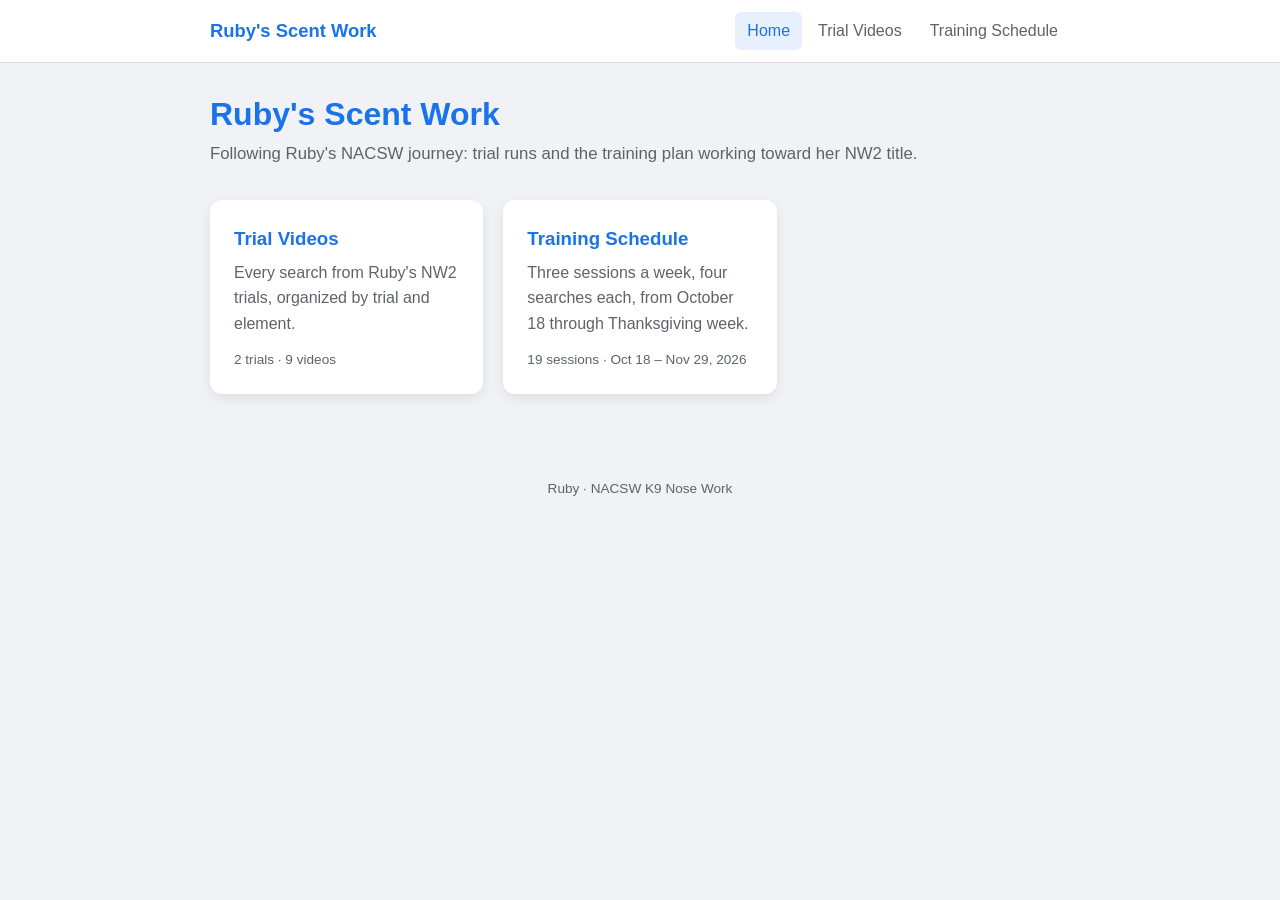
<file: index.html>
<!DOCTYPE html>
<html lang="en">
<head>
    <meta charset="UTF-8">
    <meta name="viewport" content="width=device-width, initial-scale=1.0">
    <title>Ruby's Scent Work</title>
    <link rel="stylesheet" href="styles.css">
</head>
<body>

    <header class="site-header">
        <div class="inner">
            <a class="brand" href="index.html">Ruby's Scent Work</a>
            <nav class="site-nav">
                <a href="index.html" aria-current="page">Home</a>
                <a href="videos.html">Trial Videos</a>
                <a href="training.html">Training Schedule</a>
            </nav>
        </div>
    </header>

    <main>
        <h1>Ruby's Scent Work</h1>
        <p class="lead">Following Ruby's NACSW journey: trial runs and the training plan working toward her NW2 title.</p>

        <div class="card-grid">
            <a class="link-card" href="videos.html">
                <h3>Trial Videos</h3>
                <p>Every search from Ruby's NW2 trials, organized by trial and element.</p>
                <div class="meta">2 trials &middot; 9 videos</div>
            </a>
            <a class="link-card" href="training.html">
                <h3>Training Schedule</h3>
                <p>Three sessions a week, four searches each, from October 18 through Thanksgiving week.</p>
                <div class="meta">19 sessions &middot; Oct 18 &ndash; Nov 29, 2026</div>
            </a>
        </div>
    </main>

    <footer class="site-footer">Ruby &middot; NACSW K9 Nose Work</footer>

</body>
</html>
</file>
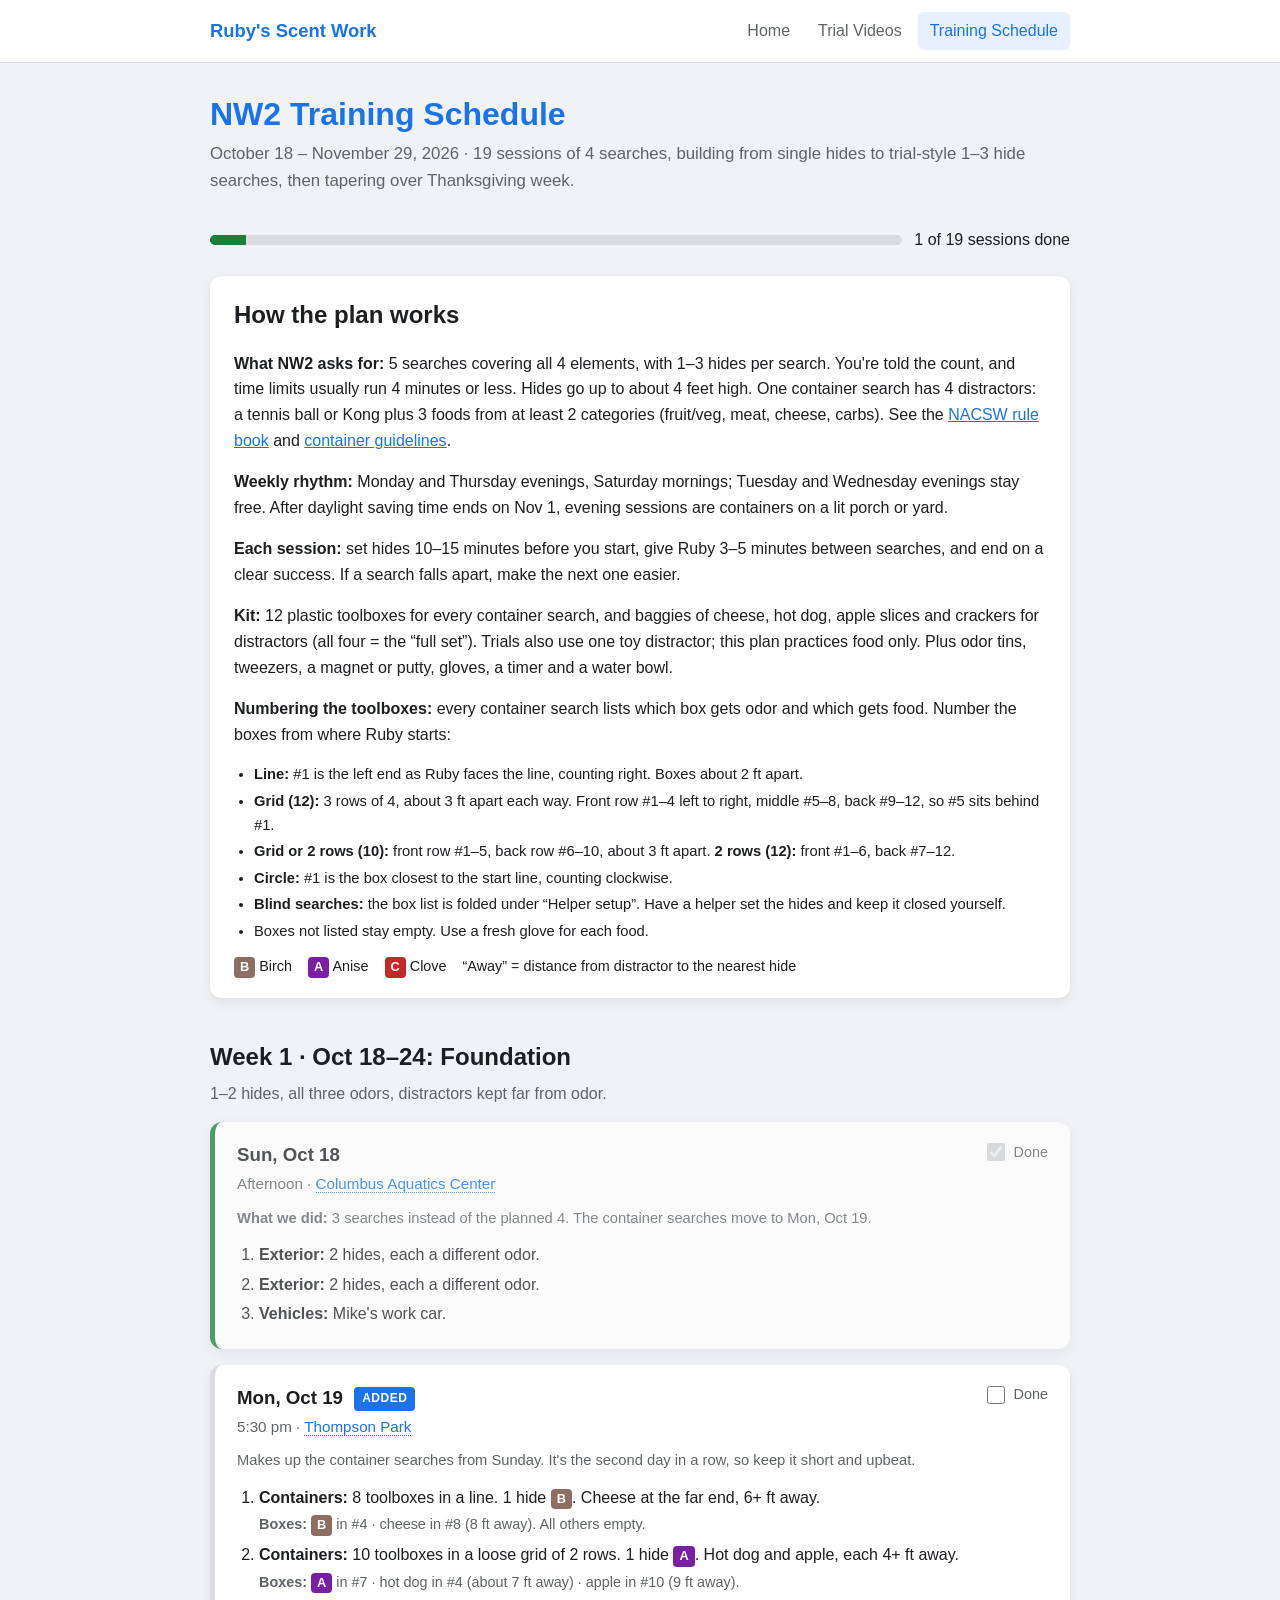
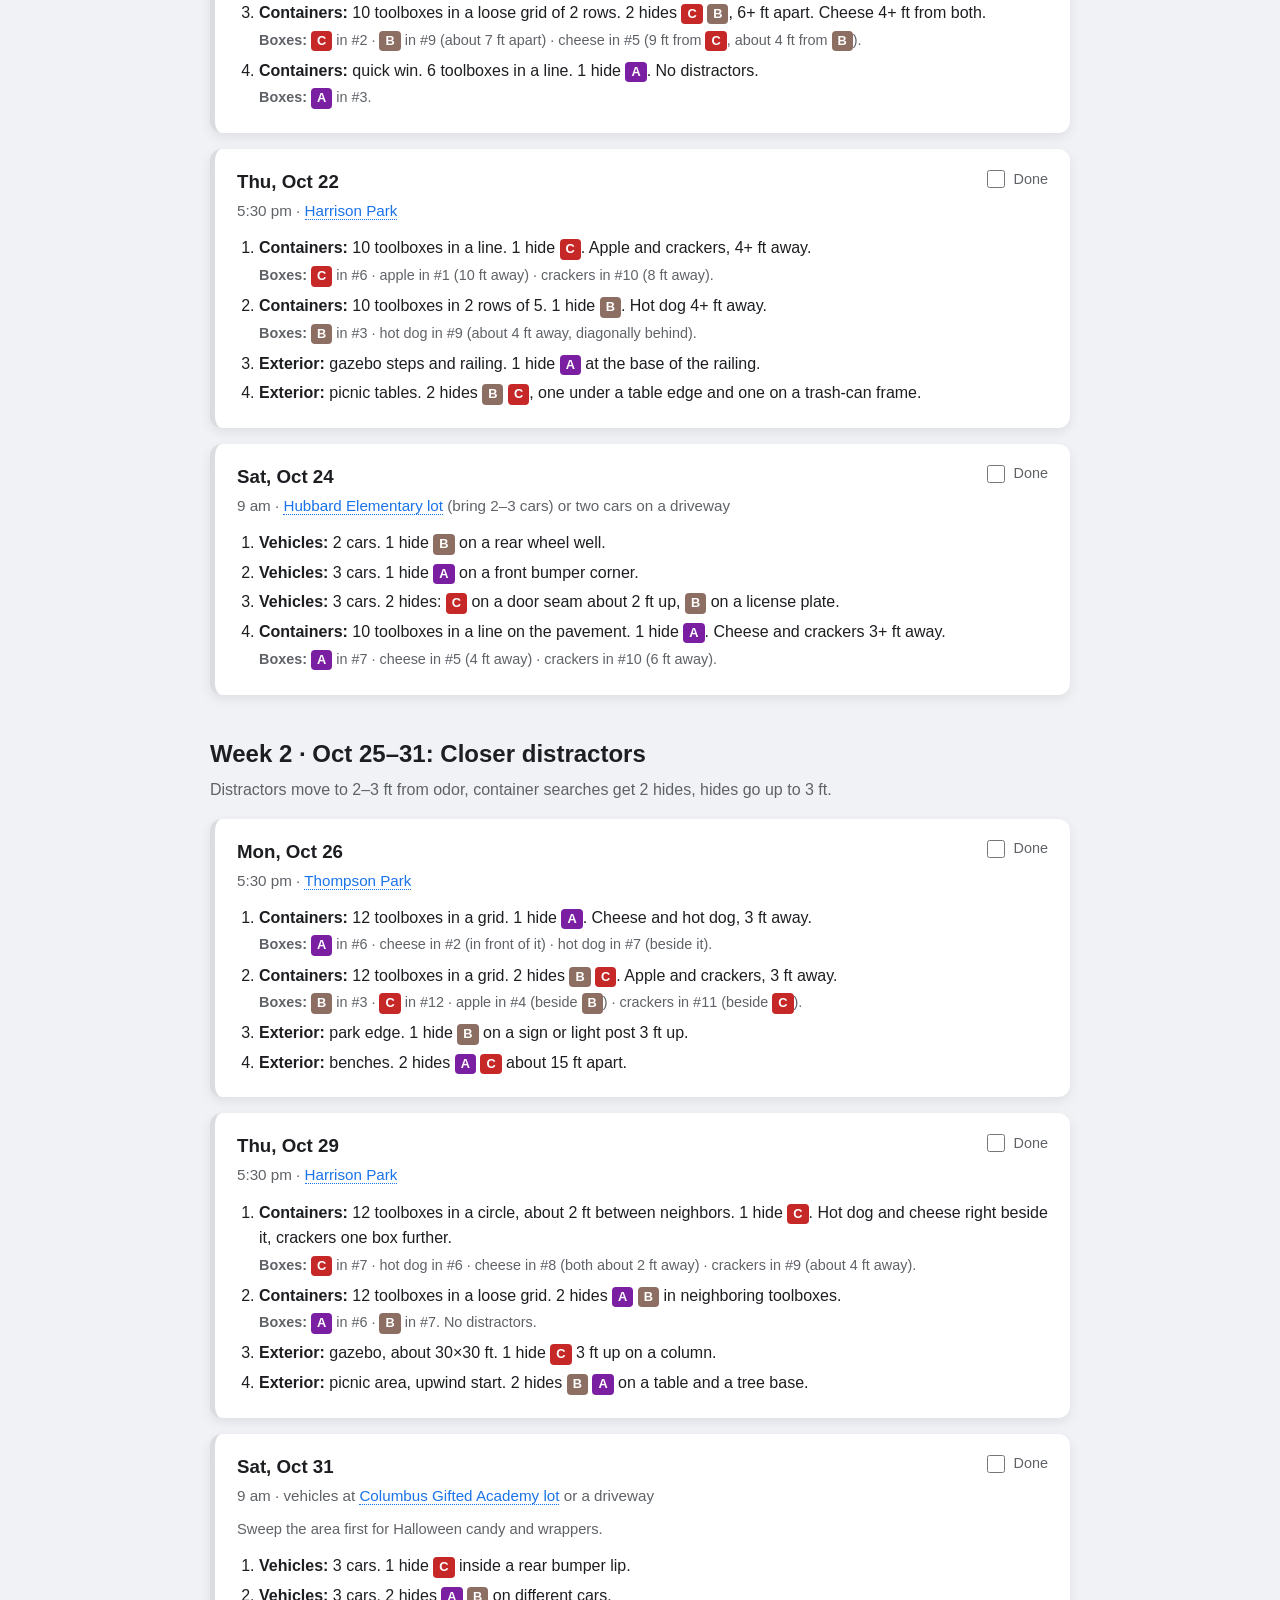
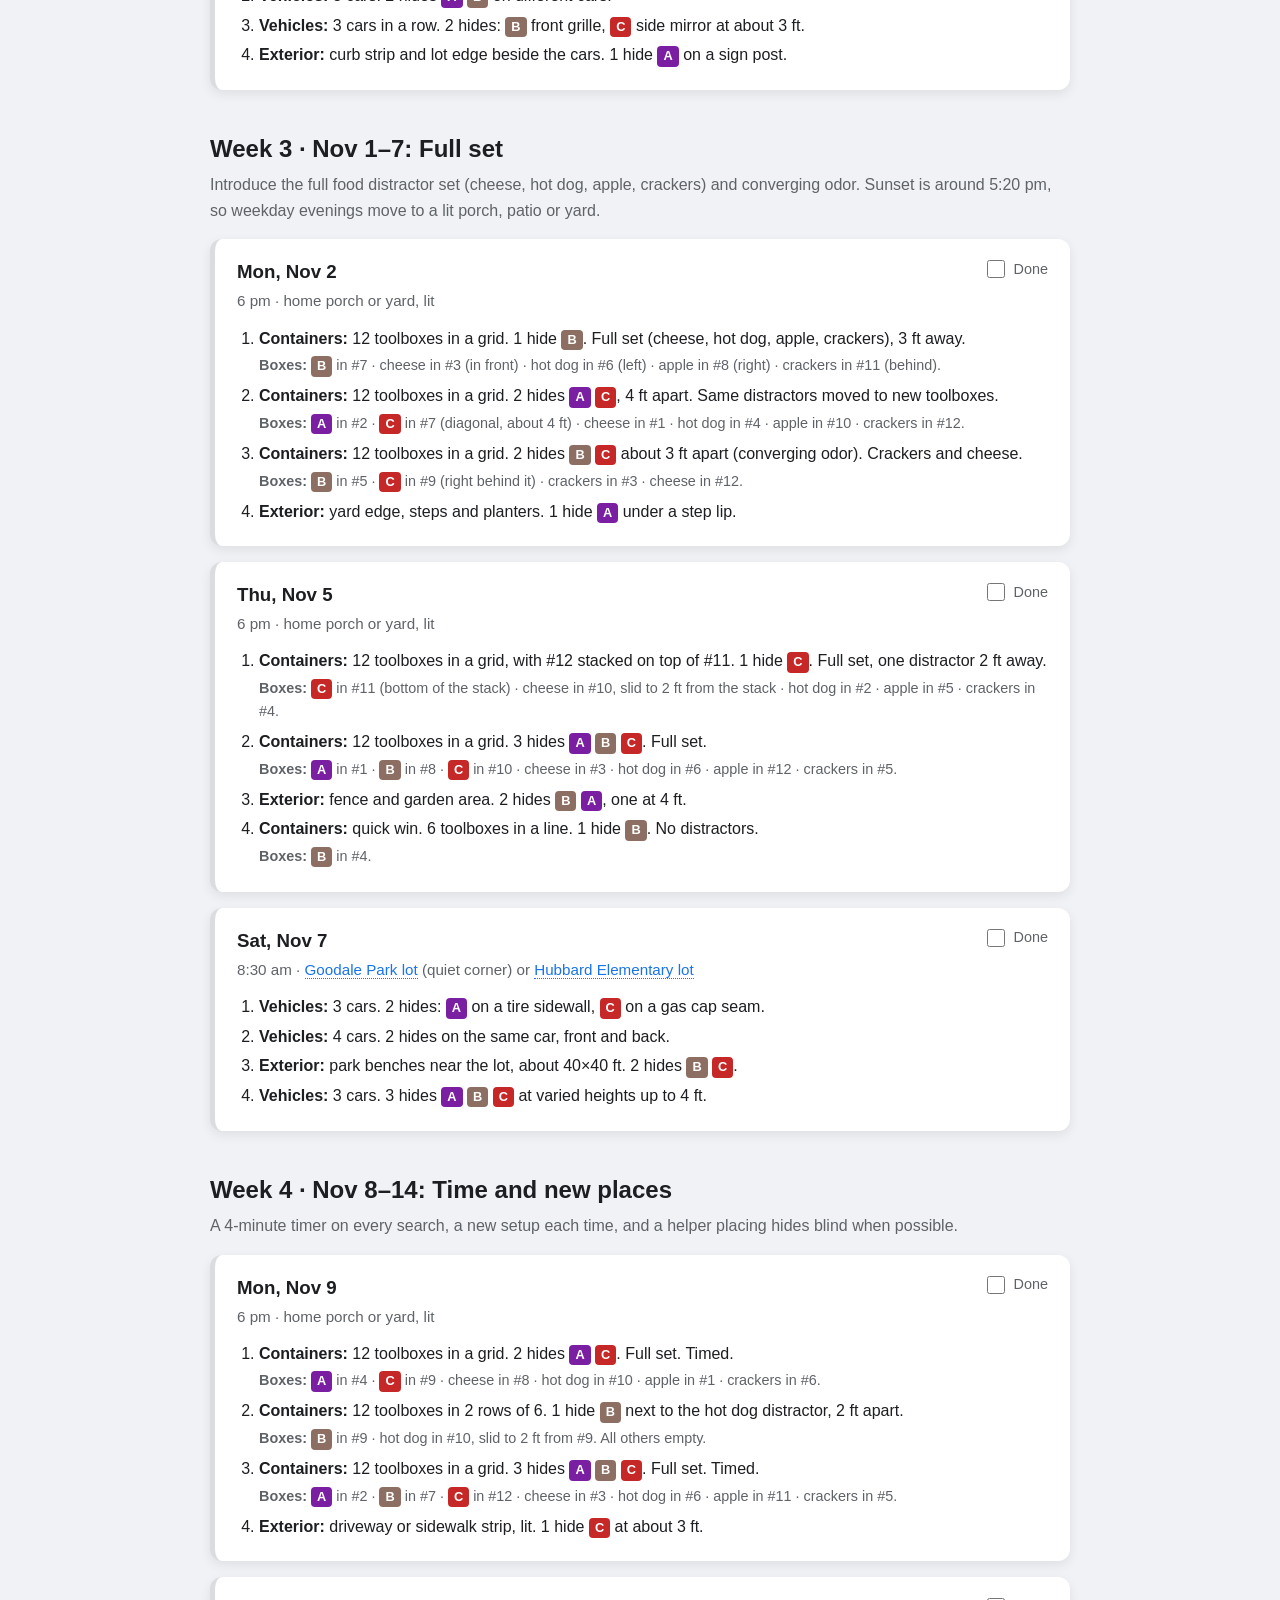
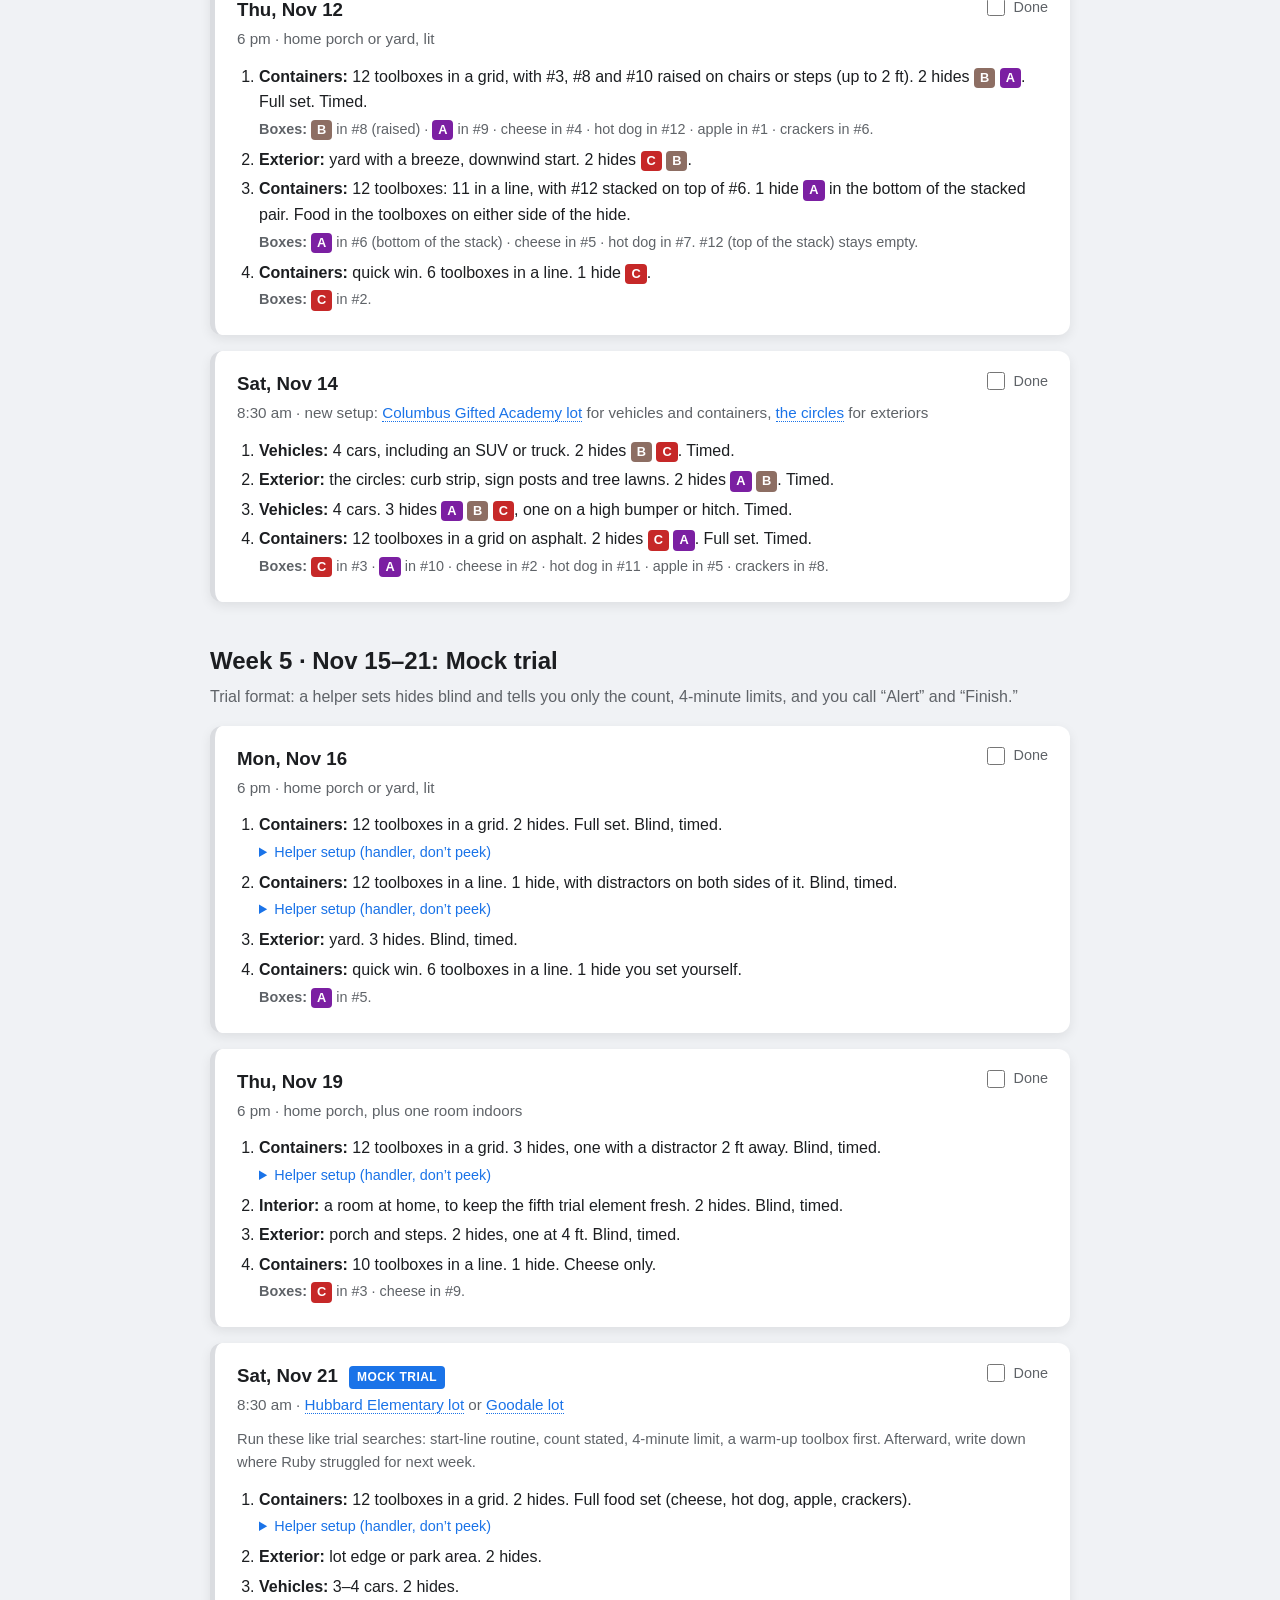
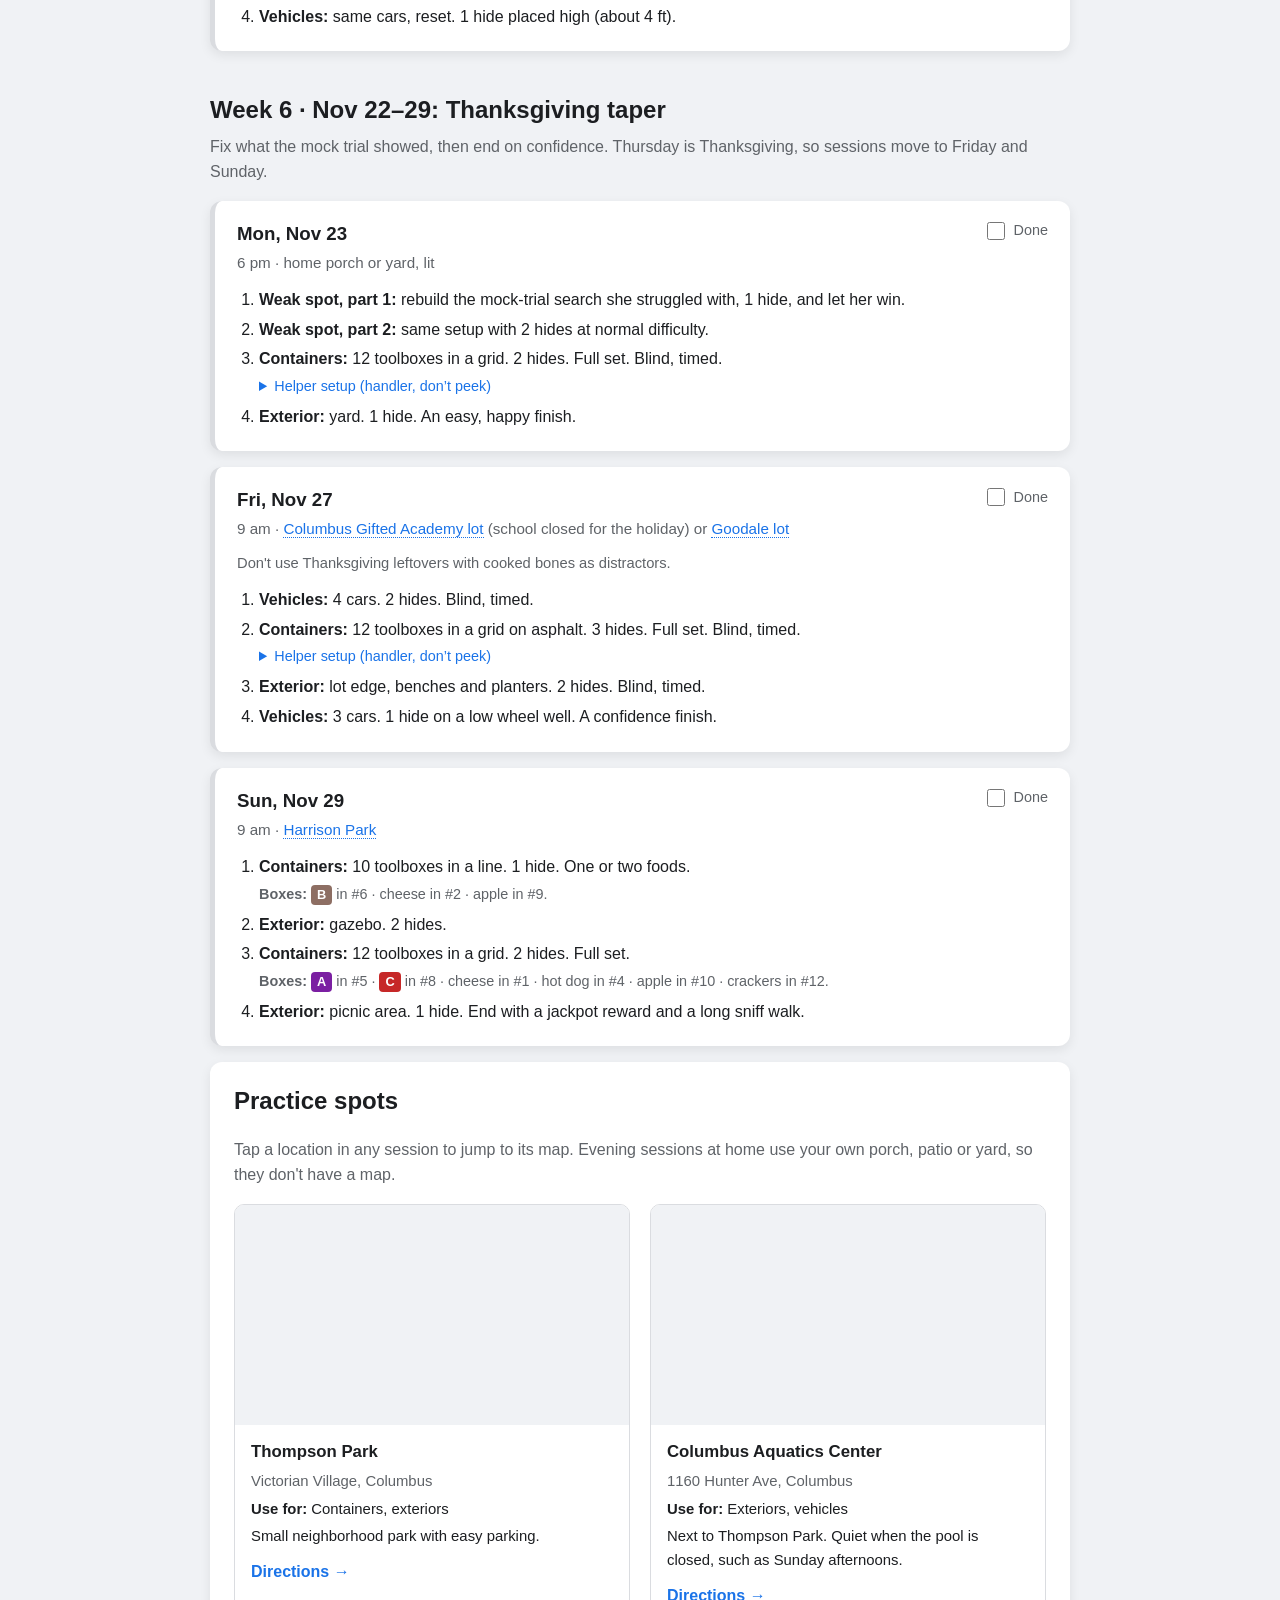
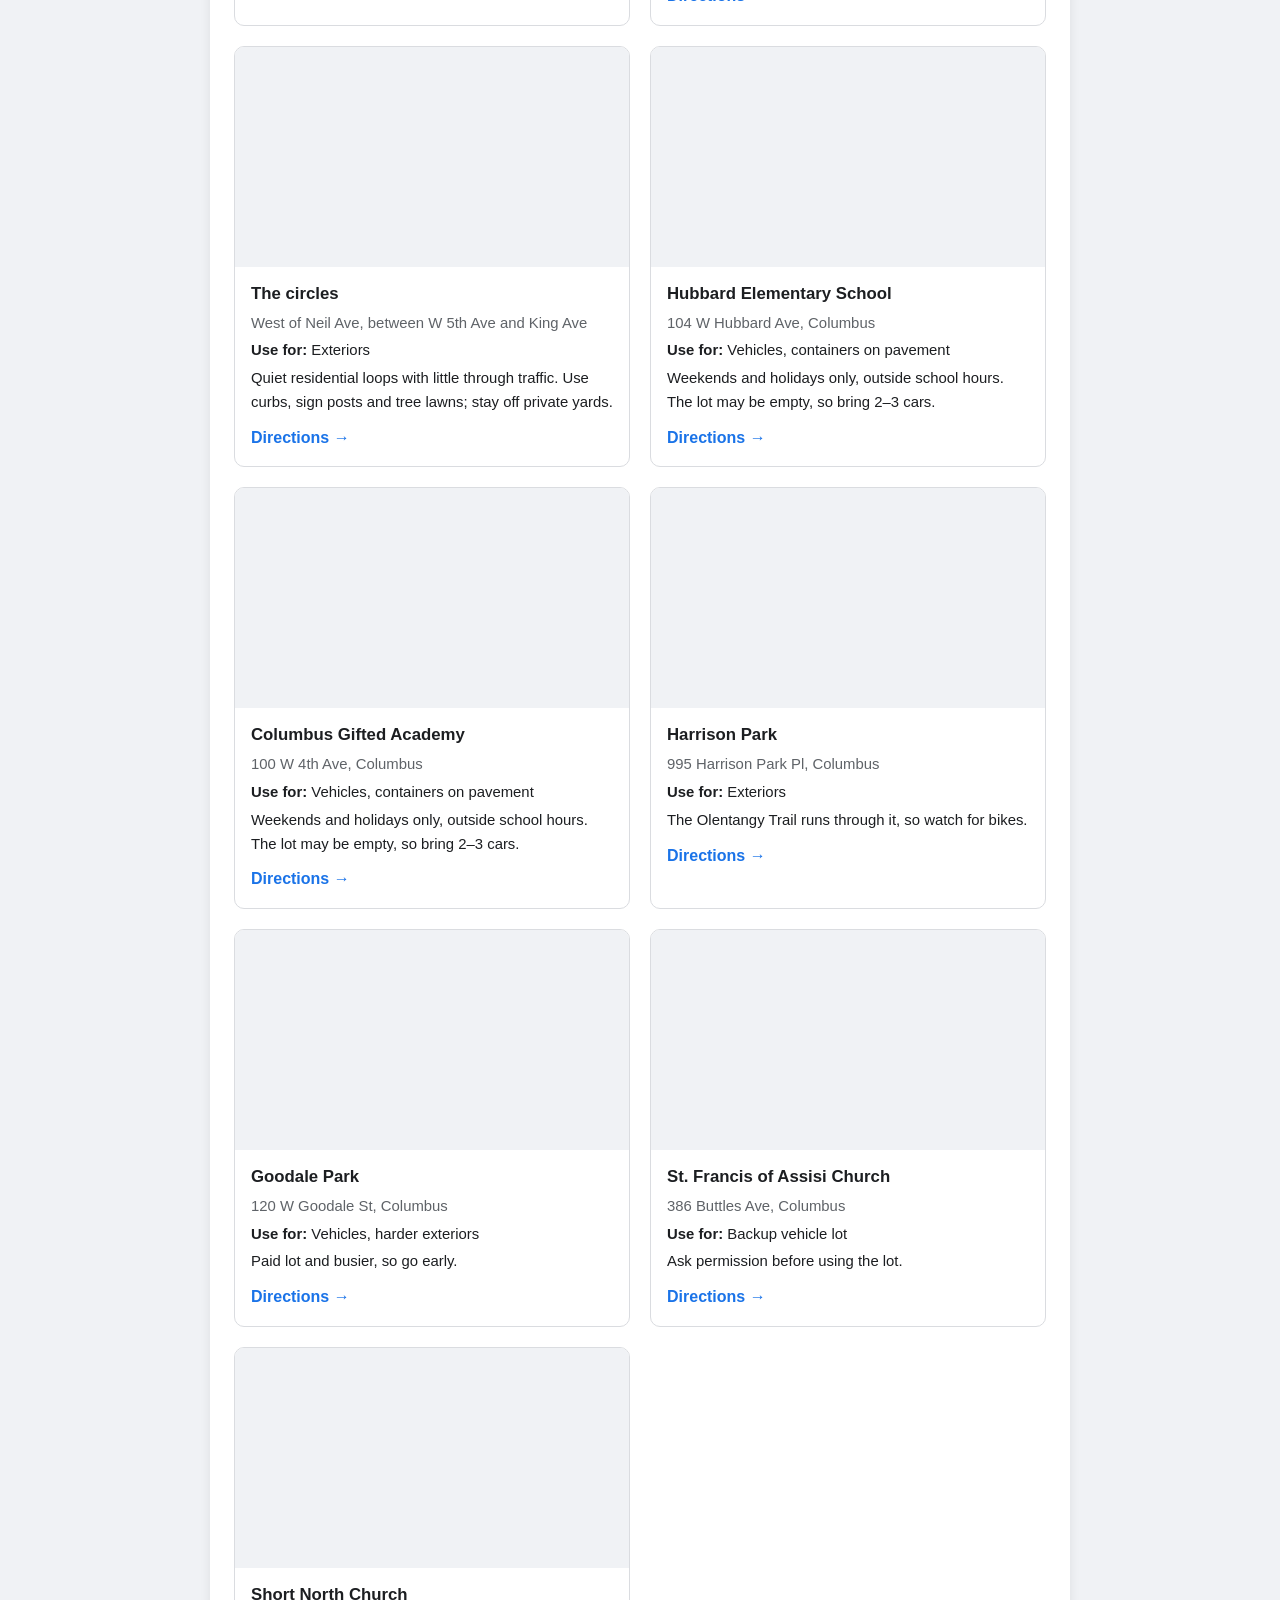
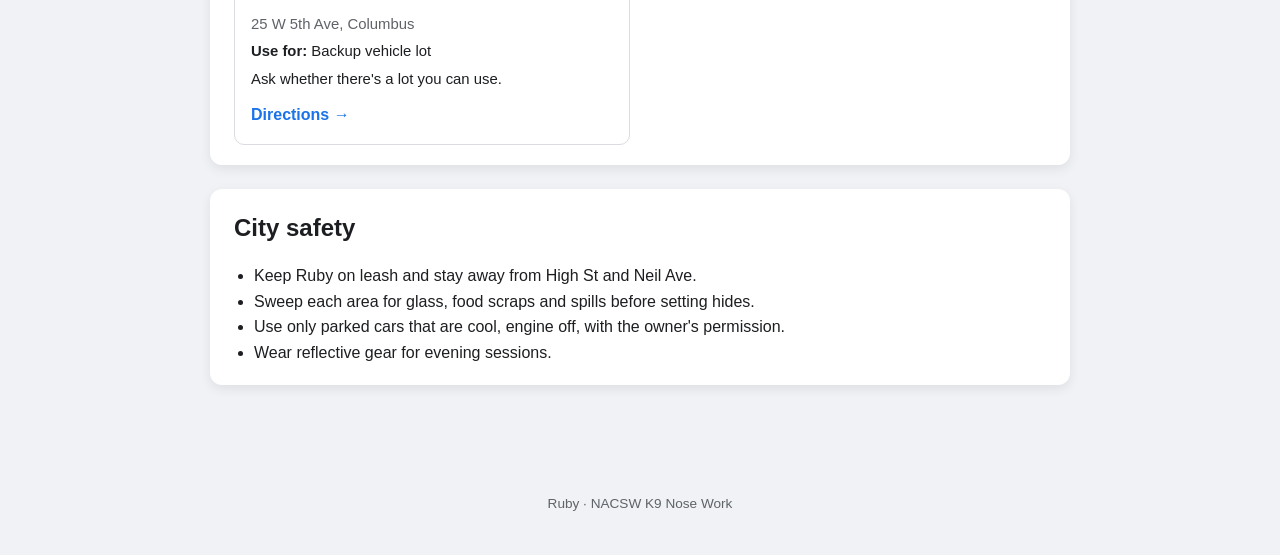
<file: training.html>
<!DOCTYPE html>
<html lang="en">
<head>
    <meta charset="UTF-8">
    <meta name="viewport" content="width=device-width, initial-scale=1.0">
    <title>Training Schedule &middot; Ruby's Scent Work</title>
    <link rel="stylesheet" href="styles.css">
</head>
<body>

    <header class="site-header">
        <div class="inner">
            <a class="brand" href="index.html">Ruby's Scent Work</a>
            <nav class="site-nav">
                <a href="index.html">Home</a>
                <a href="videos.html">Trial Videos</a>
                <a href="training.html" aria-current="page">Training Schedule</a>
            </nav>
        </div>
    </header>

    <main>
        <h1>NW2 Training Schedule</h1>
        <p class="lead">October 18 &ndash; November 29, 2026 &middot; 19 sessions of 4 searches, building from single hides to trial-style 1&ndash;3 hide searches, then tapering over Thanksgiving week.</p>

        <div class="progress" aria-live="polite">
            <div class="progress-bar"><span id="progress-fill"></span></div>
            <div id="progress-text">0 of 19 sessions done</div>
        </div>

        <section class="panel">
            <h2>How the plan works</h2>
            <p><strong>What NW2 asks for:</strong> 5 searches covering all 4 elements, with 1&ndash;3 hides per search. You're told the count, and time limits usually run 4 minutes or less. Hides go up to about 4 feet high. One container search has 4 distractors: a tennis ball or Kong plus 3 foods from at least 2 categories (fruit/veg, meat, cheese, carbs).
                See the <a href="https://nacsw.net/sites/default/files/2024-03/NACSW%20Rule%20Book%2012.2%20March%201%202024.pdf">NACSW rule book</a> and <a href="https://nacsw.net/sites/default/files/2026-02/2026-05-01%20NACSW%20Trial%20Container%20Guidelines%20for%20Members_0.pdf">container guidelines</a>.</p>
            <p><strong>Weekly rhythm:</strong> Monday and Thursday evenings, Saturday mornings; Tuesday and Wednesday evenings stay free. After daylight saving time ends on Nov 1, evening sessions are containers on a lit porch or yard.</p>
            <p><strong>Each session:</strong> set hides 10&ndash;15 minutes before you start, give Ruby 3&ndash;5 minutes between searches, and end on a clear success. If a search falls apart, make the next one easier.</p>
            <p><strong>Kit:</strong> 12 plastic toolboxes for every container search, and baggies of cheese, hot dog, apple slices and crackers for distractors (all four = the &ldquo;full set&rdquo;). Trials also use one toy distractor; this plan practices food only. Plus odor tins, tweezers, a magnet or putty, gloves, a timer and a water bowl.</p>
            <p><strong>Numbering the toolboxes:</strong> every container search lists which box gets odor and which gets food. Number the boxes from where Ruby starts:</p>
            <ul class="layouts">
                <li><strong>Line:</strong> #1 is the left end as Ruby faces the line, counting right. Boxes about 2 ft apart.</li>
                <li><strong>Grid (12):</strong> 3 rows of 4, about 3 ft apart each way. Front row #1&ndash;4 left to right, middle #5&ndash;8, back #9&ndash;12, so #5 sits behind #1.</li>
                <li><strong>Grid or 2 rows (10):</strong> front row #1&ndash;5, back row #6&ndash;10, about 3 ft apart. <strong>2 rows (12):</strong> front #1&ndash;6, back #7&ndash;12.</li>
                <li><strong>Circle:</strong> #1 is the box closest to the start line, counting clockwise.</li>
                <li><strong>Blind searches:</strong> the box list is folded under &ldquo;Helper setup&rdquo;. Have a helper set the hides and keep it closed yourself.</li>
                <li>Boxes not listed stay empty. Use a fresh glove for each food.</li>
            </ul>
            <div class="key">
                <span><span class="odor b">B</span> Birch</span>
                <span><span class="odor a">A</span> Anise</span>
                <span><span class="odor c">C</span> Clove</span>
                <span>&ldquo;Away&rdquo; = distance from distractor to the nearest hide</span>
            </div>
        </section>

        <!-- ===================== WEEK 1 ===================== -->
        <section class="week">
            <h2>Week 1 &middot; Oct 18&ndash;24: Foundation</h2>
            <p class="goal">1&ndash;2 hides, all three odors, distractors kept far from odor.</p>

            <article class="session" data-date="2026-10-18" data-completed="true">
                <div class="session-head">
                    <div><h3>Sun, Oct 18</h3><p class="where">Afternoon &middot; <a href="#spot-aquatics">Columbus Aquatics Center</a></p></div>
                    <label class="done-toggle"><input type="checkbox"> Done</label>
                </div>
                <p class="note"><strong>What we did:</strong> 3 searches instead of the planned 4. The container searches move to Mon, Oct 19.</p>
                <ol>
                    <li><span class="el">Exterior:</span> 2 hides, each a different odor.</li>
                    <li><span class="el">Exterior:</span> 2 hides, each a different odor.</li>
                    <li><span class="el">Vehicles:</span> Mike's work car.</li>
                </ol>
            </article>

            <article class="session" data-date="2026-10-19">
                <div class="session-head">
                    <div><h3>Mon, Oct 19 <span class="badge">Added</span></h3><p class="where">5:30 pm &middot; <a href="#spot-thompson">Thompson Park</a></p></div>
                    <label class="done-toggle"><input type="checkbox"> Done</label>
                </div>
                <p class="note">Makes up the container searches from Sunday. It's the second day in a row, so keep it short and upbeat.</p>
                <ol>
                    <li><span class="el">Containers:</span> 8 toolboxes in a line. 1 hide <span class="odor b">B</span>. Cheese at the far end, 6+ ft away. <span class="setup"><strong>Boxes:</strong> <span class="odor b">B</span> in #4 &middot; cheese in #8 (8 ft away). All others empty.</span></li>
                    <li><span class="el">Containers:</span> 10 toolboxes in a loose grid of 2 rows. 1 hide <span class="odor a">A</span>. Hot dog and apple, each 4+ ft away. <span class="setup"><strong>Boxes:</strong> <span class="odor a">A</span> in #7 &middot; hot dog in #4 (about 7 ft away) &middot; apple in #10 (9 ft away).</span></li>
                    <li><span class="el">Containers:</span> 10 toolboxes in a loose grid of 2 rows. 2 hides <span class="odor c">C</span> <span class="odor b">B</span>, 6+ ft apart. Cheese 4+ ft from both. <span class="setup"><strong>Boxes:</strong> <span class="odor c">C</span> in #2 &middot; <span class="odor b">B</span> in #9 (about 7 ft apart) &middot; cheese in #5 (9 ft from <span class="odor c">C</span>, about 4 ft from <span class="odor b">B</span>).</span></li>
                    <li><span class="el">Containers:</span> quick win. 6 toolboxes in a line. 1 hide <span class="odor a">A</span>. No distractors. <span class="setup"><strong>Boxes:</strong> <span class="odor a">A</span> in #3.</span></li>
                </ol>
            </article>

            <article class="session" data-date="2026-10-22">
                <div class="session-head">
                    <div><h3>Thu, Oct 22</h3><p class="where">5:30 pm &middot; <a href="#spot-harrison-park">Harrison Park</a></p></div>
                    <label class="done-toggle"><input type="checkbox"> Done</label>
                </div>
                <ol>
                    <li><span class="el">Containers:</span> 10 toolboxes in a line. 1 hide <span class="odor c">C</span>. Apple and crackers, 4+ ft away. <span class="setup"><strong>Boxes:</strong> <span class="odor c">C</span> in #6 &middot; apple in #1 (10 ft away) &middot; crackers in #10 (8 ft away).</span></li>
                    <li><span class="el">Containers:</span> 10 toolboxes in 2 rows of 5. 1 hide <span class="odor b">B</span>. Hot dog 4+ ft away. <span class="setup"><strong>Boxes:</strong> <span class="odor b">B</span> in #3 &middot; hot dog in #9 (about 4 ft away, diagonally behind).</span></li>
                    <li><span class="el">Exterior:</span> gazebo steps and railing. 1 hide <span class="odor a">A</span> at the base of the railing.</li>
                    <li><span class="el">Exterior:</span> picnic tables. 2 hides <span class="odor b">B</span> <span class="odor c">C</span>, one under a table edge and one on a trash-can frame.</li>
                </ol>
            </article>

            <article class="session" data-date="2026-10-24">
                <div class="session-head">
                    <div><h3>Sat, Oct 24</h3><p class="where">9 am &middot; <a href="#spot-hubbard">Hubbard Elementary lot</a> (bring 2&ndash;3 cars) or two cars on a driveway</p></div>
                    <label class="done-toggle"><input type="checkbox"> Done</label>
                </div>
                <ol>
                    <li><span class="el">Vehicles:</span> 2 cars. 1 hide <span class="odor b">B</span> on a rear wheel well.</li>
                    <li><span class="el">Vehicles:</span> 3 cars. 1 hide <span class="odor a">A</span> on a front bumper corner.</li>
                    <li><span class="el">Vehicles:</span> 3 cars. 2 hides: <span class="odor c">C</span> on a door seam about 2 ft up, <span class="odor b">B</span> on a license plate.</li>
                    <li><span class="el">Containers:</span> 10 toolboxes in a line on the pavement. 1 hide <span class="odor a">A</span>. Cheese and crackers 3+ ft away. <span class="setup"><strong>Boxes:</strong> <span class="odor a">A</span> in #7 &middot; cheese in #5 (4 ft away) &middot; crackers in #10 (6 ft away).</span></li>
                </ol>
            </article>
        </section>

        <!-- ===================== WEEK 2 ===================== -->
        <section class="week">
            <h2>Week 2 &middot; Oct 25&ndash;31: Closer distractors</h2>
            <p class="goal">Distractors move to 2&ndash;3 ft from odor, container searches get 2 hides, hides go up to 3 ft.</p>

            <article class="session" data-date="2026-10-26">
                <div class="session-head">
                    <div><h3>Mon, Oct 26</h3><p class="where">5:30 pm &middot; <a href="#spot-thompson">Thompson Park</a></p></div>
                    <label class="done-toggle"><input type="checkbox"> Done</label>
                </div>
                <ol>
                    <li><span class="el">Containers:</span> 12 toolboxes in a grid. 1 hide <span class="odor a">A</span>. Cheese and hot dog, 3 ft away. <span class="setup"><strong>Boxes:</strong> <span class="odor a">A</span> in #6 &middot; cheese in #2 (in front of it) &middot; hot dog in #7 (beside it).</span></li>
                    <li><span class="el">Containers:</span> 12 toolboxes in a grid. 2 hides <span class="odor b">B</span> <span class="odor c">C</span>. Apple and crackers, 3 ft away. <span class="setup"><strong>Boxes:</strong> <span class="odor b">B</span> in #3 &middot; <span class="odor c">C</span> in #12 &middot; apple in #4 (beside <span class="odor b">B</span>) &middot; crackers in #11 (beside <span class="odor c">C</span>).</span></li>
                    <li><span class="el">Exterior:</span> park edge. 1 hide <span class="odor b">B</span> on a sign or light post 3 ft up.</li>
                    <li><span class="el">Exterior:</span> benches. 2 hides <span class="odor a">A</span> <span class="odor c">C</span> about 15 ft apart.</li>
                </ol>
            </article>

            <article class="session" data-date="2026-10-29">
                <div class="session-head">
                    <div><h3>Thu, Oct 29</h3><p class="where">5:30 pm &middot; <a href="#spot-harrison-park">Harrison Park</a></p></div>
                    <label class="done-toggle"><input type="checkbox"> Done</label>
                </div>
                <ol>
                    <li><span class="el">Containers:</span> 12 toolboxes in a circle, about 2 ft between neighbors. 1 hide <span class="odor c">C</span>. Hot dog and cheese right beside it, crackers one box further. <span class="setup"><strong>Boxes:</strong> <span class="odor c">C</span> in #7 &middot; hot dog in #6 &middot; cheese in #8 (both about 2 ft away) &middot; crackers in #9 (about 4 ft away).</span></li>
                    <li><span class="el">Containers:</span> 12 toolboxes in a loose grid. 2 hides <span class="odor a">A</span> <span class="odor b">B</span> in neighboring toolboxes. <span class="setup"><strong>Boxes:</strong> <span class="odor a">A</span> in #6 &middot; <span class="odor b">B</span> in #7. No distractors.</span></li>
                    <li><span class="el">Exterior:</span> gazebo, about 30&times;30 ft. 1 hide <span class="odor c">C</span> 3 ft up on a column.</li>
                    <li><span class="el">Exterior:</span> picnic area, upwind start. 2 hides <span class="odor b">B</span> <span class="odor a">A</span> on a table and a tree base.</li>
                </ol>
            </article>

            <article class="session" data-date="2026-10-31">
                <div class="session-head">
                    <div><h3>Sat, Oct 31</h3><p class="where">9 am &middot; vehicles at <a href="#spot-cga">Columbus Gifted Academy lot</a> or a driveway</p></div>
                    <label class="done-toggle"><input type="checkbox"> Done</label>
                </div>
                <p class="note">Sweep the area first for Halloween candy and wrappers.</p>
                <ol>
                    <li><span class="el">Vehicles:</span> 3 cars. 1 hide <span class="odor c">C</span> inside a rear bumper lip.</li>
                    <li><span class="el">Vehicles:</span> 3 cars. 2 hides <span class="odor a">A</span> <span class="odor b">B</span> on different cars.</li>
                    <li><span class="el">Vehicles:</span> 3 cars in a row. 2 hides: <span class="odor b">B</span> front grille, <span class="odor c">C</span> side mirror at about 3 ft.</li>
                    <li><span class="el">Exterior:</span> curb strip and lot edge beside the cars. 1 hide <span class="odor a">A</span> on a sign post.</li>
                </ol>
            </article>
        </section>

        <!-- ===================== WEEK 3 ===================== -->
        <section class="week">
            <h2>Week 3 &middot; Nov 1&ndash;7: Full set</h2>
            <p class="goal">Introduce the full food distractor set (cheese, hot dog, apple, crackers) and converging odor. Sunset is around 5:20 pm, so weekday evenings move to a lit porch, patio or yard.</p>

            <article class="session" data-date="2026-11-02">
                <div class="session-head">
                    <div><h3>Mon, Nov 2</h3><p class="where">6 pm &middot; home porch or yard, lit</p></div>
                    <label class="done-toggle"><input type="checkbox"> Done</label>
                </div>
                <ol>
                    <li><span class="el">Containers:</span> 12 toolboxes in a grid. 1 hide <span class="odor b">B</span>. Full set (cheese, hot dog, apple, crackers), 3 ft away. <span class="setup"><strong>Boxes:</strong> <span class="odor b">B</span> in #7 &middot; cheese in #3 (in front) &middot; hot dog in #6 (left) &middot; apple in #8 (right) &middot; crackers in #11 (behind).</span></li>
                    <li><span class="el">Containers:</span> 12 toolboxes in a grid. 2 hides <span class="odor a">A</span> <span class="odor c">C</span>, 4 ft apart. Same distractors moved to new toolboxes. <span class="setup"><strong>Boxes:</strong> <span class="odor a">A</span> in #2 &middot; <span class="odor c">C</span> in #7 (diagonal, about 4 ft) &middot; cheese in #1 &middot; hot dog in #4 &middot; apple in #10 &middot; crackers in #12.</span></li>
                    <li><span class="el">Containers:</span> 12 toolboxes in a grid. 2 hides <span class="odor b">B</span> <span class="odor c">C</span> about 3 ft apart (converging odor). Crackers and cheese. <span class="setup"><strong>Boxes:</strong> <span class="odor b">B</span> in #5 &middot; <span class="odor c">C</span> in #9 (right behind it) &middot; crackers in #3 &middot; cheese in #12.</span></li>
                    <li><span class="el">Exterior:</span> yard edge, steps and planters. 1 hide <span class="odor a">A</span> under a step lip.</li>
                </ol>
            </article>

            <article class="session" data-date="2026-11-05">
                <div class="session-head">
                    <div><h3>Thu, Nov 5</h3><p class="where">6 pm &middot; home porch or yard, lit</p></div>
                    <label class="done-toggle"><input type="checkbox"> Done</label>
                </div>
                <ol>
                    <li><span class="el">Containers:</span> 12 toolboxes in a grid, with #12 stacked on top of #11. 1 hide <span class="odor c">C</span>. Full set, one distractor 2 ft away. <span class="setup"><strong>Boxes:</strong> <span class="odor c">C</span> in #11 (bottom of the stack) &middot; cheese in #10, slid to 2 ft from the stack &middot; hot dog in #2 &middot; apple in #5 &middot; crackers in #4.</span></li>
                    <li><span class="el">Containers:</span> 12 toolboxes in a grid. 3 hides <span class="odor a">A</span> <span class="odor b">B</span> <span class="odor c">C</span>. Full set. <span class="setup"><strong>Boxes:</strong> <span class="odor a">A</span> in #1 &middot; <span class="odor b">B</span> in #8 &middot; <span class="odor c">C</span> in #10 &middot; cheese in #3 &middot; hot dog in #6 &middot; apple in #12 &middot; crackers in #5.</span></li>
                    <li><span class="el">Exterior:</span> fence and garden area. 2 hides <span class="odor b">B</span> <span class="odor a">A</span>, one at 4 ft.</li>
                    <li><span class="el">Containers:</span> quick win. 6 toolboxes in a line. 1 hide <span class="odor b">B</span>. No distractors. <span class="setup"><strong>Boxes:</strong> <span class="odor b">B</span> in #4.</span></li>
                </ol>
            </article>

            <article class="session" data-date="2026-11-07">
                <div class="session-head">
                    <div><h3>Sat, Nov 7</h3><p class="where">8:30 am &middot; <a href="#spot-goodale">Goodale Park lot</a> (quiet corner) or <a href="#spot-hubbard">Hubbard Elementary lot</a></p></div>
                    <label class="done-toggle"><input type="checkbox"> Done</label>
                </div>
                <ol>
                    <li><span class="el">Vehicles:</span> 3 cars. 2 hides: <span class="odor a">A</span> on a tire sidewall, <span class="odor c">C</span> on a gas cap seam.</li>
                    <li><span class="el">Vehicles:</span> 4 cars. 2 hides on the same car, front and back.</li>
                    <li><span class="el">Exterior:</span> park benches near the lot, about 40&times;40 ft. 2 hides <span class="odor b">B</span> <span class="odor c">C</span>.</li>
                    <li><span class="el">Vehicles:</span> 3 cars. 3 hides <span class="odor a">A</span> <span class="odor b">B</span> <span class="odor c">C</span> at varied heights up to 4 ft.</li>
                </ol>
            </article>
        </section>

        <!-- ===================== WEEK 4 ===================== -->
        <section class="week">
            <h2>Week 4 &middot; Nov 8&ndash;14: Time and new places</h2>
            <p class="goal">A 4-minute timer on every search, a new setup each time, and a helper placing hides blind when possible.</p>

            <article class="session" data-date="2026-11-09">
                <div class="session-head">
                    <div><h3>Mon, Nov 9</h3><p class="where">6 pm &middot; home porch or yard, lit</p></div>
                    <label class="done-toggle"><input type="checkbox"> Done</label>
                </div>
                <ol>
                    <li><span class="el">Containers:</span> 12 toolboxes in a grid. 2 hides <span class="odor a">A</span> <span class="odor c">C</span>. Full set. Timed. <span class="setup"><strong>Boxes:</strong> <span class="odor a">A</span> in #4 &middot; <span class="odor c">C</span> in #9 &middot; cheese in #8 &middot; hot dog in #10 &middot; apple in #1 &middot; crackers in #6.</span></li>
                    <li><span class="el">Containers:</span> 12 toolboxes in 2 rows of 6. 1 hide <span class="odor b">B</span> next to the hot dog distractor, 2 ft apart. <span class="setup"><strong>Boxes:</strong> <span class="odor b">B</span> in #9 &middot; hot dog in #10, slid to 2 ft from #9. All others empty.</span></li>
                    <li><span class="el">Containers:</span> 12 toolboxes in a grid. 3 hides <span class="odor a">A</span> <span class="odor b">B</span> <span class="odor c">C</span>. Full set. Timed. <span class="setup"><strong>Boxes:</strong> <span class="odor a">A</span> in #2 &middot; <span class="odor b">B</span> in #7 &middot; <span class="odor c">C</span> in #12 &middot; cheese in #3 &middot; hot dog in #6 &middot; apple in #11 &middot; crackers in #5.</span></li>
                    <li><span class="el">Exterior:</span> driveway or sidewalk strip, lit. 1 hide <span class="odor c">C</span> at about 3 ft.</li>
                </ol>
            </article>

            <article class="session" data-date="2026-11-12">
                <div class="session-head">
                    <div><h3>Thu, Nov 12</h3><p class="where">6 pm &middot; home porch or yard, lit</p></div>
                    <label class="done-toggle"><input type="checkbox"> Done</label>
                </div>
                <ol>
                    <li><span class="el">Containers:</span> 12 toolboxes in a grid, with #3, #8 and #10 raised on chairs or steps (up to 2 ft). 2 hides <span class="odor b">B</span> <span class="odor a">A</span>. Full set. Timed. <span class="setup"><strong>Boxes:</strong> <span class="odor b">B</span> in #8 (raised) &middot; <span class="odor a">A</span> in #9 &middot; cheese in #4 &middot; hot dog in #12 &middot; apple in #1 &middot; crackers in #6.</span></li>
                    <li><span class="el">Exterior:</span> yard with a breeze, downwind start. 2 hides <span class="odor c">C</span> <span class="odor b">B</span>.</li>
                    <li><span class="el">Containers:</span> 12 toolboxes: 11 in a line, with #12 stacked on top of #6. 1 hide <span class="odor a">A</span> in the bottom of the stacked pair. Food in the toolboxes on either side of the hide. <span class="setup"><strong>Boxes:</strong> <span class="odor a">A</span> in #6 (bottom of the stack) &middot; cheese in #5 &middot; hot dog in #7. #12 (top of the stack) stays empty.</span></li>
                    <li><span class="el">Containers:</span> quick win. 6 toolboxes in a line. 1 hide <span class="odor c">C</span>. <span class="setup"><strong>Boxes:</strong> <span class="odor c">C</span> in #2.</span></li>
                </ol>
            </article>

            <article class="session" data-date="2026-11-14">
                <div class="session-head">
                    <div><h3>Sat, Nov 14</h3><p class="where">8:30 am &middot; new setup: <a href="#spot-cga">Columbus Gifted Academy lot</a> for vehicles and containers, <a href="#spot-circles">the circles</a> for exteriors</p></div>
                    <label class="done-toggle"><input type="checkbox"> Done</label>
                </div>
                <ol>
                    <li><span class="el">Vehicles:</span> 4 cars, including an SUV or truck. 2 hides <span class="odor b">B</span> <span class="odor c">C</span>. Timed.</li>
                    <li><span class="el">Exterior:</span> the circles: curb strip, sign posts and tree lawns. 2 hides <span class="odor a">A</span> <span class="odor b">B</span>. Timed.</li>
                    <li><span class="el">Vehicles:</span> 4 cars. 3 hides <span class="odor a">A</span> <span class="odor b">B</span> <span class="odor c">C</span>, one on a high bumper or hitch. Timed.</li>
                    <li><span class="el">Containers:</span> 12 toolboxes in a grid on asphalt. 2 hides <span class="odor c">C</span> <span class="odor a">A</span>. Full set. Timed. <span class="setup"><strong>Boxes:</strong> <span class="odor c">C</span> in #3 &middot; <span class="odor a">A</span> in #10 &middot; cheese in #2 &middot; hot dog in #11 &middot; apple in #5 &middot; crackers in #8.</span></li>
                </ol>
            </article>
        </section>

        <!-- ===================== WEEK 5 ===================== -->
        <section class="week">
            <h2>Week 5 &middot; Nov 15&ndash;21: Mock trial</h2>
            <p class="goal">Trial format: a helper sets hides blind and tells you only the count, 4-minute limits, and you call &ldquo;Alert&rdquo; and &ldquo;Finish.&rdquo;</p>

            <article class="session" data-date="2026-11-16">
                <div class="session-head">
                    <div><h3>Mon, Nov 16</h3><p class="where">6 pm &middot; home porch or yard, lit</p></div>
                    <label class="done-toggle"><input type="checkbox"> Done</label>
                </div>
                <ol>
                    <li><span class="el">Containers:</span> 12 toolboxes in a grid. 2 hides. Full set. Blind, timed. <details class="setup"><summary>Helper setup (handler, don&rsquo;t peek)</summary><span class="odor a">A</span> in #5 &middot; <span class="odor c">C</span> in #11 &middot; cheese in #1 &middot; hot dog in #6 &middot; apple in #12 &middot; crackers in #3.</details></li>
                    <li><span class="el">Containers:</span> 12 toolboxes in a line. 1 hide, with distractors on both sides of it. Blind, timed. <details class="setup"><summary>Helper setup (handler, don&rsquo;t peek)</summary><span class="odor b">B</span> in #8 &middot; cheese in #7 &middot; hot dog in #9.</details></li>
                    <li><span class="el">Exterior:</span> yard. 3 hides. Blind, timed.</li>
                    <li><span class="el">Containers:</span> quick win. 6 toolboxes in a line. 1 hide you set yourself. <span class="setup"><strong>Boxes:</strong> <span class="odor a">A</span> in #5.</span></li>
                </ol>
            </article>

            <article class="session" data-date="2026-11-19">
                <div class="session-head">
                    <div><h3>Thu, Nov 19</h3><p class="where">6 pm &middot; home porch, plus one room indoors</p></div>
                    <label class="done-toggle"><input type="checkbox"> Done</label>
                </div>
                <ol>
                    <li><span class="el">Containers:</span> 12 toolboxes in a grid. 3 hides, one with a distractor 2 ft away. Blind, timed. <details class="setup"><summary>Helper setup (handler, don&rsquo;t peek)</summary><span class="odor b">B</span> in #2 &middot; <span class="odor c">C</span> in #7 &middot; <span class="odor a">A</span> in #12 &middot; apple in #3, slid to 2 ft from #2.</details></li>
                    <li><span class="el">Interior:</span> a room at home, to keep the fifth trial element fresh. 2 hides. Blind, timed.</li>
                    <li><span class="el">Exterior:</span> porch and steps. 2 hides, one at 4 ft. Blind, timed.</li>
                    <li><span class="el">Containers:</span> 10 toolboxes in a line. 1 hide. Cheese only. <span class="setup"><strong>Boxes:</strong> <span class="odor c">C</span> in #3 &middot; cheese in #9.</span></li>
                </ol>
            </article>

            <article class="session" data-date="2026-11-21">
                <div class="session-head">
                    <div><h3>Sat, Nov 21 <span class="badge">Mock trial</span></h3><p class="where">8:30 am &middot; <a href="#spot-hubbard">Hubbard Elementary lot</a> or <a href="#spot-goodale">Goodale lot</a></p></div>
                    <label class="done-toggle"><input type="checkbox"> Done</label>
                </div>
                <p class="note">Run these like trial searches: start-line routine, count stated, 4-minute limit, a warm-up toolbox first. Afterward, write down where Ruby struggled for next week.</p>
                <ol>
                    <li><span class="el">Containers:</span> 12 toolboxes in a grid. 2 hides. Full food set (cheese, hot dog, apple, crackers). <details class="setup"><summary>Helper setup (handler, don&rsquo;t peek)</summary><span class="odor b">B</span> in #4 &middot; <span class="odor c">C</span> in #9 &middot; cheese in #3 &middot; hot dog in #10 &middot; apple in #1 &middot; crackers in #7.</details></li>
                    <li><span class="el">Exterior:</span> lot edge or park area. 2 hides.</li>
                    <li><span class="el">Vehicles:</span> 3&ndash;4 cars. 2 hides.</li>
                    <li><span class="el">Vehicles:</span> same cars, reset. 1 hide placed high (about 4 ft).</li>
                </ol>
            </article>
        </section>

        <!-- ===================== WEEK 6 ===================== -->
        <section class="week">
            <h2>Week 6 &middot; Nov 22&ndash;29: Thanksgiving taper</h2>
            <p class="goal">Fix what the mock trial showed, then end on confidence. Thursday is Thanksgiving, so sessions move to Friday and Sunday.</p>

            <article class="session" data-date="2026-11-23">
                <div class="session-head">
                    <div><h3>Mon, Nov 23</h3><p class="where">6 pm &middot; home porch or yard, lit</p></div>
                    <label class="done-toggle"><input type="checkbox"> Done</label>
                </div>
                <ol>
                    <li><span class="el">Weak spot, part 1:</span> rebuild the mock-trial search she struggled with, 1 hide, and let her win.</li>
                    <li><span class="el">Weak spot, part 2:</span> same setup with 2 hides at normal difficulty.</li>
                    <li><span class="el">Containers:</span> 12 toolboxes in a grid. 2 hides. Full set. Blind, timed. <details class="setup"><summary>Helper setup (handler, don&rsquo;t peek)</summary><span class="odor a">A</span> in #1 &middot; <span class="odor b">B</span> in #11 &middot; cheese in #2 &middot; hot dog in #6 &middot; apple in #12 &middot; crackers in #8.</details></li>
                    <li><span class="el">Exterior:</span> yard. 1 hide. An easy, happy finish.</li>
                </ol>
            </article>

            <article class="session" data-date="2026-11-27">
                <div class="session-head">
                    <div><h3>Fri, Nov 27</h3><p class="where">9 am &middot; <a href="#spot-cga">Columbus Gifted Academy lot</a> (school closed for the holiday) or <a href="#spot-goodale">Goodale lot</a></p></div>
                    <label class="done-toggle"><input type="checkbox"> Done</label>
                </div>
                <p class="note">Don't use Thanksgiving leftovers with cooked bones as distractors.</p>
                <ol>
                    <li><span class="el">Vehicles:</span> 4 cars. 2 hides. Blind, timed.</li>
                    <li><span class="el">Containers:</span> 12 toolboxes in a grid on asphalt. 3 hides. Full set. Blind, timed. <details class="setup"><summary>Helper setup (handler, don&rsquo;t peek)</summary><span class="odor c">C</span> in #3 &middot; <span class="odor a">A</span> in #6 &middot; <span class="odor b">B</span> in #12 &middot; cheese in #2 &middot; hot dog in #7 &middot; apple in #9 &middot; crackers in #11.</details></li>
                    <li><span class="el">Exterior:</span> lot edge, benches and planters. 2 hides. Blind, timed.</li>
                    <li><span class="el">Vehicles:</span> 3 cars. 1 hide on a low wheel well. A confidence finish.</li>
                </ol>
            </article>

            <article class="session" data-date="2026-11-29">
                <div class="session-head">
                    <div><h3>Sun, Nov 29</h3><p class="where">9 am &middot; <a href="#spot-harrison-park">Harrison Park</a></p></div>
                    <label class="done-toggle"><input type="checkbox"> Done</label>
                </div>
                <ol>
                    <li><span class="el">Containers:</span> 10 toolboxes in a line. 1 hide. One or two foods. <span class="setup"><strong>Boxes:</strong> <span class="odor b">B</span> in #6 &middot; cheese in #2 &middot; apple in #9.</span></li>
                    <li><span class="el">Exterior:</span> gazebo. 2 hides.</li>
                    <li><span class="el">Containers:</span> 12 toolboxes in a grid. 2 hides. Full set. <span class="setup"><strong>Boxes:</strong> <span class="odor a">A</span> in #5 &middot; <span class="odor c">C</span> in #8 &middot; cheese in #1 &middot; hot dog in #4 &middot; apple in #10 &middot; crackers in #12.</span></li>
                    <li><span class="el">Exterior:</span> picnic area. 1 hide. End with a jackpot reward and a long sniff walk.</li>
                </ol>
            </article>
        </section>

        <!-- ===================== LOCATIONS ===================== -->
        <section class="panel" id="spots">
            <h2>Practice spots</h2>
            <p class="spots-intro">Tap a location in any session to jump to its map. Evening sessions at home use your own porch, patio or yard, so they don't have a map.</p>
            <div class="spot-grid">
                <article class="spot" id="spot-thompson">
                    <div class="spot-map">
                        <iframe src="https://maps.google.com/maps?q=Thompson+Park%2C+Columbus%2C+OH+43201&amp;z=17&amp;output=embed" title="Map of Thompson Park" loading="lazy" referrerpolicy="no-referrer-when-downgrade"></iframe>
                    </div>
                    <div class="spot-info">
                        <h3>Thompson Park</h3>
                        <p class="addr">Victorian Village, Columbus</p>
                        <p><strong>Use for:</strong> Containers, exteriors</p>
                        <p>Small neighborhood park with easy parking.</p>
                        <a class="directions" href="https://www.google.com/maps/dir/?api=1&amp;destination=Thompson+Park%2C+Columbus%2C+OH+43201" target="_blank" rel="noopener">Directions &rarr;</a>
                    </div>
                </article>
                <article class="spot" id="spot-aquatics">
                    <div class="spot-map">
                        <iframe src="https://maps.google.com/maps?q=Columbus+Aquatics+Center%2C+1160+Hunter+Ave%2C+Columbus%2C+OH&amp;z=17&amp;output=embed" title="Map of Columbus Aquatics Center" loading="lazy" referrerpolicy="no-referrer-when-downgrade"></iframe>
                    </div>
                    <div class="spot-info">
                        <h3>Columbus Aquatics Center</h3>
                        <p class="addr">1160 Hunter Ave, Columbus</p>
                        <p><strong>Use for:</strong> Exteriors, vehicles</p>
                        <p>Next to Thompson Park. Quiet when the pool is closed, such as Sunday afternoons.</p>
                        <a class="directions" href="https://www.google.com/maps/dir/?api=1&amp;destination=Columbus+Aquatics+Center%2C+1160+Hunter+Ave%2C+Columbus%2C+OH" target="_blank" rel="noopener">Directions &rarr;</a>
                    </div>
                </article>
                <article class="spot" id="spot-circles">
                    <div class="spot-map">
                        <iframe src="https://maps.google.com/maps?ll=39.991,-83.016&amp;z=16&amp;t=m&amp;output=embed" title="Map of The circles" loading="lazy" referrerpolicy="no-referrer-when-downgrade"></iframe>
                    </div>
                    <div class="spot-info">
                        <h3>The circles</h3>
                        <p class="addr">West of Neil Ave, between W 5th Ave and King Ave</p>
                        <p><strong>Use for:</strong> Exteriors</p>
                        <p>Quiet residential loops with little through traffic. Use curbs, sign posts and tree lawns; stay off private yards.</p>
                        <a class="directions" href="https://www.google.com/maps/dir/?api=1&amp;destination=39.991,-83.016" target="_blank" rel="noopener">Directions &rarr;</a>
                    </div>
                </article>
                <article class="spot" id="spot-hubbard">
                    <div class="spot-map">
                        <iframe src="https://maps.google.com/maps?q=Hubbard+Elementary+School%2C+104+W+Hubbard+Ave%2C+Columbus%2C+OH&amp;z=17&amp;output=embed" title="Map of Hubbard Elementary School" loading="lazy" referrerpolicy="no-referrer-when-downgrade"></iframe>
                    </div>
                    <div class="spot-info">
                        <h3>Hubbard Elementary School</h3>
                        <p class="addr">104 W Hubbard Ave, Columbus</p>
                        <p><strong>Use for:</strong> Vehicles, containers on pavement</p>
                        <p>Weekends and holidays only, outside school hours. The lot may be empty, so bring 2&ndash;3 cars.</p>
                        <a class="directions" href="https://www.google.com/maps/dir/?api=1&amp;destination=Hubbard+Elementary+School%2C+104+W+Hubbard+Ave%2C+Columbus%2C+OH" target="_blank" rel="noopener">Directions &rarr;</a>
                    </div>
                </article>
                <article class="spot" id="spot-cga">
                    <div class="spot-map">
                        <iframe src="https://maps.google.com/maps?q=Columbus+Gifted+Academy%2C+100+W+4th+Ave%2C+Columbus%2C+OH&amp;z=17&amp;output=embed" title="Map of Columbus Gifted Academy" loading="lazy" referrerpolicy="no-referrer-when-downgrade"></iframe>
                    </div>
                    <div class="spot-info">
                        <h3>Columbus Gifted Academy</h3>
                        <p class="addr">100 W 4th Ave, Columbus</p>
                        <p><strong>Use for:</strong> Vehicles, containers on pavement</p>
                        <p>Weekends and holidays only, outside school hours. The lot may be empty, so bring 2&ndash;3 cars.</p>
                        <a class="directions" href="https://www.google.com/maps/dir/?api=1&amp;destination=Columbus+Gifted+Academy%2C+100+W+4th+Ave%2C+Columbus%2C+OH" target="_blank" rel="noopener">Directions &rarr;</a>
                    </div>
                </article>
                <article class="spot" id="spot-harrison-park">
                    <div class="spot-map">
                        <iframe src="https://maps.google.com/maps?q=Harrison+Park%2C+995+Harrison+Park+Pl%2C+Columbus%2C+OH&amp;z=16&amp;output=embed" title="Map of Harrison Park" loading="lazy" referrerpolicy="no-referrer-when-downgrade"></iframe>
                    </div>
                    <div class="spot-info">
                        <h3>Harrison Park</h3>
                        <p class="addr">995 Harrison Park Pl, Columbus</p>
                        <p><strong>Use for:</strong> Exteriors</p>
                        <p>The Olentangy Trail runs through it, so watch for bikes.</p>
                        <a class="directions" href="https://www.google.com/maps/dir/?api=1&amp;destination=Harrison+Park%2C+995+Harrison+Park+Pl%2C+Columbus%2C+OH" target="_blank" rel="noopener">Directions &rarr;</a>
                    </div>
                </article>
                <article class="spot" id="spot-goodale">
                    <div class="spot-map">
                        <iframe src="https://maps.google.com/maps?q=Goodale+Park%2C+120+W+Goodale+St%2C+Columbus%2C+OH&amp;z=16&amp;output=embed" title="Map of Goodale Park" loading="lazy" referrerpolicy="no-referrer-when-downgrade"></iframe>
                    </div>
                    <div class="spot-info">
                        <h3>Goodale Park</h3>
                        <p class="addr">120 W Goodale St, Columbus</p>
                        <p><strong>Use for:</strong> Vehicles, harder exteriors</p>
                        <p>Paid lot and busier, so go early.</p>
                        <a class="directions" href="https://www.google.com/maps/dir/?api=1&amp;destination=Goodale+Park%2C+120+W+Goodale+St%2C+Columbus%2C+OH" target="_blank" rel="noopener">Directions &rarr;</a>
                    </div>
                </article>
                <article class="spot" id="spot-st-francis">
                    <div class="spot-map">
                        <iframe src="https://maps.google.com/maps?q=St.+Francis+of+Assisi+Church%2C+386+Buttles+Ave%2C+Columbus%2C+OH&amp;z=16&amp;output=embed" title="Map of St. Francis of Assisi Church" loading="lazy" referrerpolicy="no-referrer-when-downgrade"></iframe>
                    </div>
                    <div class="spot-info">
                        <h3>St. Francis of Assisi Church</h3>
                        <p class="addr">386 Buttles Ave, Columbus</p>
                        <p><strong>Use for:</strong> Backup vehicle lot</p>
                        <p>Ask permission before using the lot.</p>
                        <a class="directions" href="https://www.google.com/maps/dir/?api=1&amp;destination=St.+Francis+of+Assisi+Church%2C+386+Buttles+Ave%2C+Columbus%2C+OH" target="_blank" rel="noopener">Directions &rarr;</a>
                    </div>
                </article>
                <article class="spot" id="spot-short-north-church">
                    <div class="spot-map">
                        <iframe src="https://maps.google.com/maps?q=Short+North+Church%2C+25+W+5th+Ave%2C+Columbus%2C+OH&amp;z=16&amp;output=embed" title="Map of Short North Church" loading="lazy" referrerpolicy="no-referrer-when-downgrade"></iframe>
                    </div>
                    <div class="spot-info">
                        <h3>Short North Church</h3>
                        <p class="addr">25 W 5th Ave, Columbus</p>
                        <p><strong>Use for:</strong> Backup vehicle lot</p>
                        <p>Ask whether there's a lot you can use.</p>
                        <a class="directions" href="https://www.google.com/maps/dir/?api=1&amp;destination=Short+North+Church%2C+25+W+5th+Ave%2C+Columbus%2C+OH" target="_blank" rel="noopener">Directions &rarr;</a>
                    </div>
                </article>
            </div>
        </section>

        <section class="panel">
            <h2>City safety</h2>
            <ul>
                <li>Keep Ruby on leash and stay away from High St and Neil Ave.</li>
                <li>Sweep each area for glass, food scraps and spills before setting hides.</li>
                <li>Use only parked cars that are cool, engine off, with the owner's permission.</li>
                <li>Wear reflective gear for evening sessions.</li>
            </ul>
        </section>
    </main>

    <footer class="site-footer">Ruby &middot; NACSW K9 Nose Work</footer>

    <script>
        // "Done" checkboxes are remembered in this browser only.
        (function () {
            var KEY = "ruby-nw2-done";
            var done = {};
            try { done = JSON.parse(localStorage.getItem(KEY)) || {}; } catch (e) { done = {}; }

            var sessions = Array.prototype.slice.call(document.querySelectorAll(".session"));
            var fill = document.getElementById("progress-fill");
            var text = document.getElementById("progress-text");

            function today() {
                var d = new Date();
                var m = String(d.getMonth() + 1).padStart(2, "0");
                var day = String(d.getDate()).padStart(2, "0");
                return d.getFullYear() + "-" + m + "-" + day;
            }

            function render() {
                var count = 0, nextFound = false, now = today();
                sessions.forEach(function (s) {
                    var date = s.getAttribute("data-date");
                    var locked = s.hasAttribute("data-completed");
                    var isDone = locked || !!done[date];
                    s.querySelector("input").disabled = locked;
                    s.classList.toggle("done", isDone);
                    s.querySelector("input").checked = isDone;
                    if (isDone) count++;

                    var badge = s.querySelector(".badge.next-badge");
                    var isNext = !nextFound && !isDone && date >= now;
                    if (isNext) nextFound = true;
                    s.classList.toggle("next", isNext);
                    if (isNext && !badge) {
                        badge = document.createElement("span");
                        badge.className = "badge next-badge";
                        badge.textContent = date === now ? "Today" : "Next";
                        s.querySelector("h3").appendChild(badge);
                    } else if (!isNext && badge) {
                        badge.remove();
                    }
                });
                fill.style.width = (count / sessions.length * 100) + "%";
                text.textContent = count + " of " + sessions.length + " sessions done";
            }

            sessions.forEach(function (s) {
                s.querySelector("input").addEventListener("change", function (e) {
                    done[s.getAttribute("data-date")] = e.target.checked;
                    try { localStorage.setItem(KEY, JSON.stringify(done)); } catch (err) {}
                    render();
                });
            });

            render();
        })();
    </script>

</body>
</html>
</file>
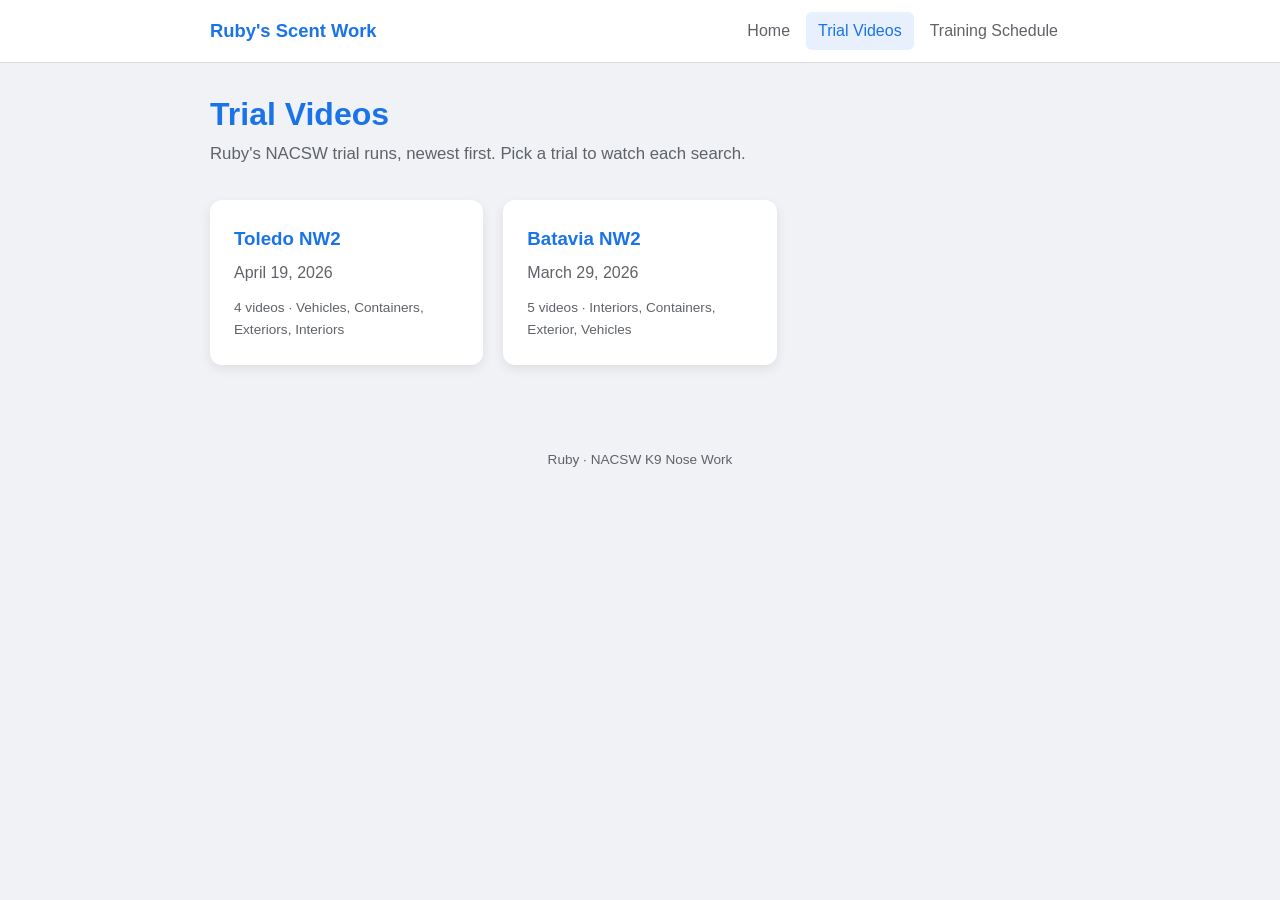
<file: videos.html>
<!DOCTYPE html>
<html lang="en">
<head>
    <meta charset="UTF-8">
    <meta name="viewport" content="width=device-width, initial-scale=1.0">
    <title>Trial Videos &middot; Ruby's Scent Work</title>
    <link rel="stylesheet" href="styles.css">
</head>
<body>

    <header class="site-header">
        <div class="inner">
            <a class="brand" href="index.html">Ruby's Scent Work</a>
            <nav class="site-nav">
                <a href="index.html">Home</a>
                <a href="videos.html" aria-current="page">Trial Videos</a>
                <a href="training.html">Training Schedule</a>
            </nav>
        </div>
    </header>

    <main>
        <h1>Trial Videos</h1>
        <p class="lead">Ruby's NACSW trial runs, newest first. Pick a trial to watch each search.</p>

        <!-- To add a trial: copy one of the cards below, point it at a new page
             in the videos/ folder, and copy an existing trial page as a starting point. -->
        <div class="card-grid">
            <a class="link-card" href="videos/toledo-nw2-2026-04-19.html">
                <h3>Toledo NW2</h3>
                <p>April 19, 2026</p>
                <div class="meta">4 videos &middot; Vehicles, Containers, Exteriors, Interiors</div>
            </a>
            <a class="link-card" href="videos/batavia-nw2-2026-03-29.html">
                <h3>Batavia NW2</h3>
                <p>March 29, 2026</p>
                <div class="meta">5 videos &middot; Interiors, Containers, Exterior, Vehicles</div>
            </a>
        </div>
    </main>

    <footer class="site-footer">Ruby &middot; NACSW K9 Nose Work</footer>

</body>
</html>
</file>
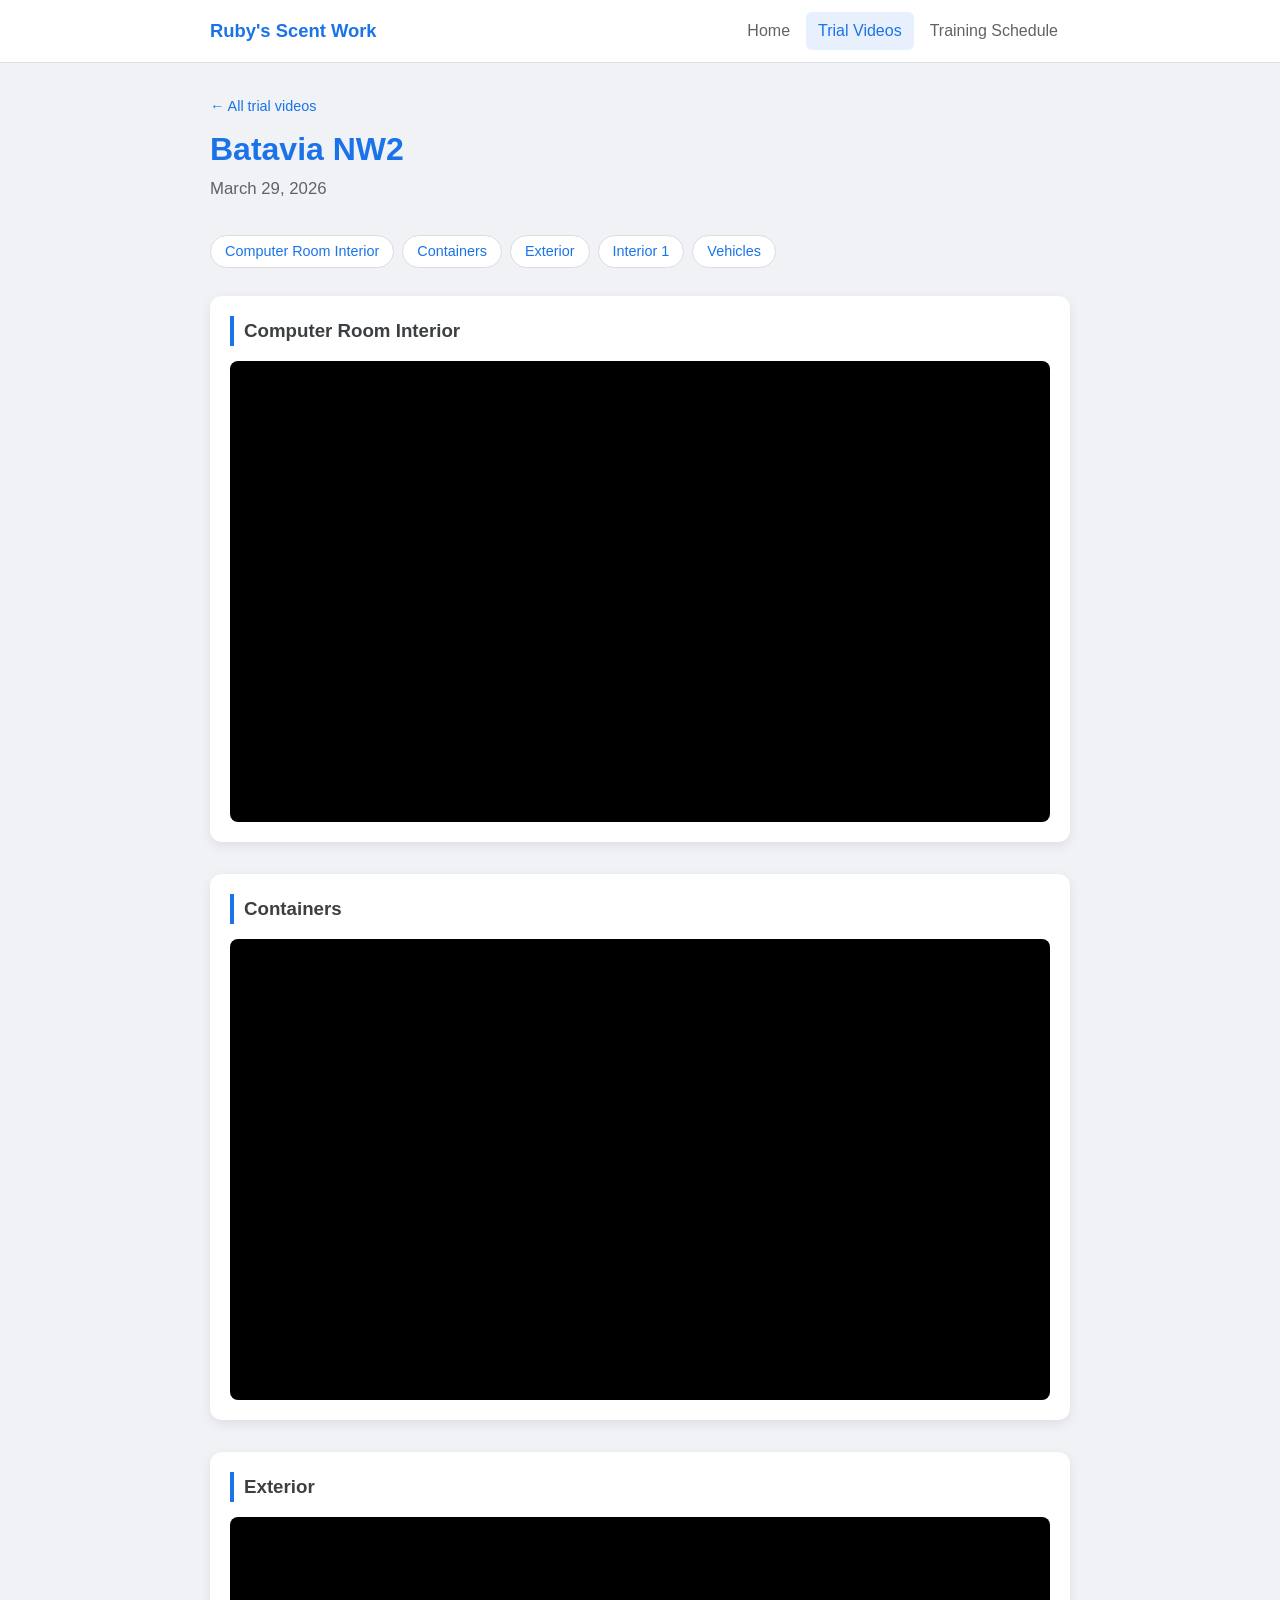
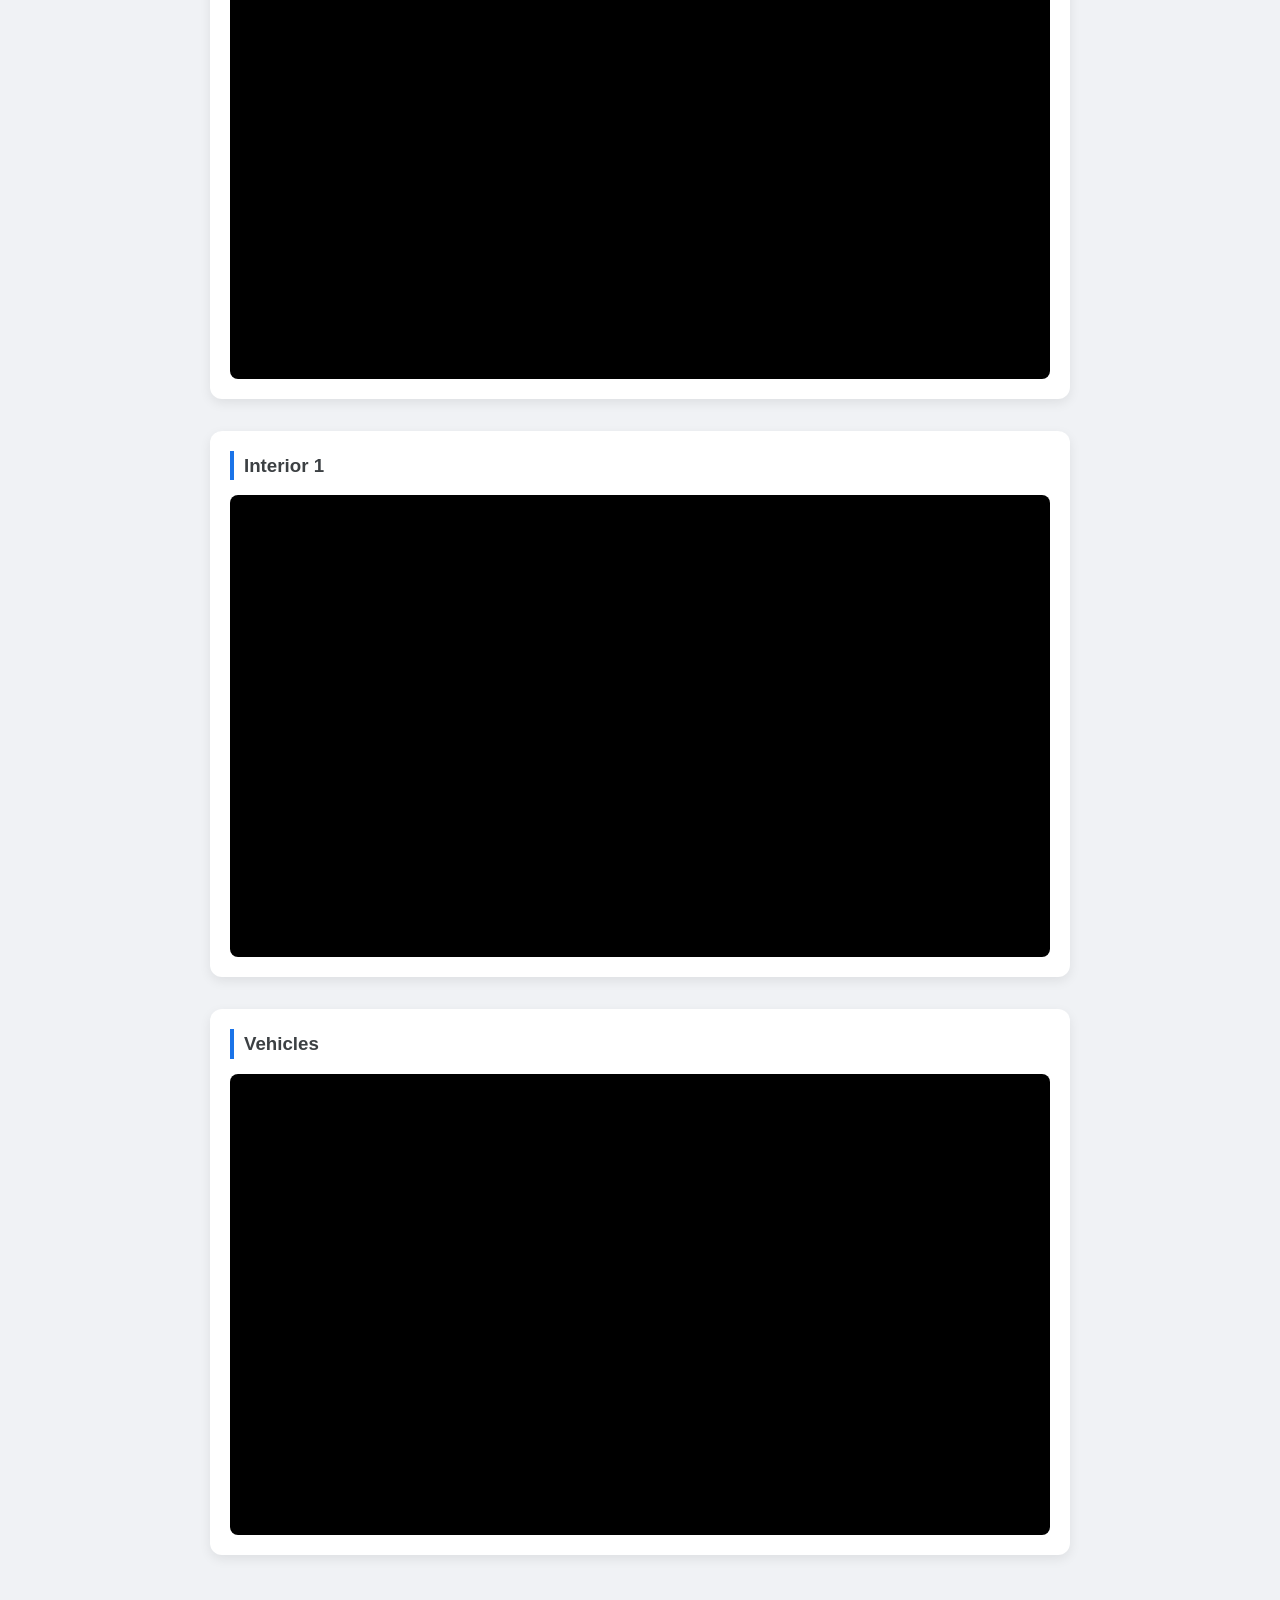
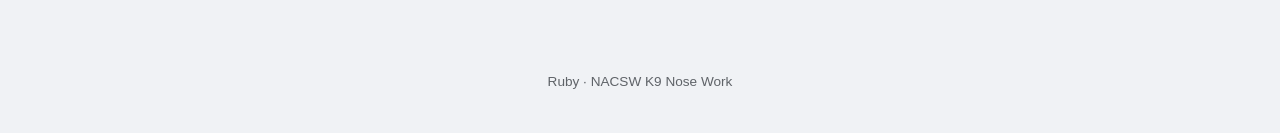
<file: videos/batavia-nw2-2026-03-29.html>
<!DOCTYPE html>
<html lang="en">
<head>
    <meta charset="UTF-8">
    <meta name="viewport" content="width=device-width, initial-scale=1.0">
    <title>Batavia NW2, March 29, 2026 &middot; Ruby's Scent Work</title>
    <link rel="stylesheet" href="../styles.css">
</head>
<body>

    <header class="site-header">
        <div class="inner">
            <a class="brand" href="../index.html">Ruby's Scent Work</a>
            <nav class="site-nav">
                <a href="../index.html">Home</a>
                <a href="../videos.html" aria-current="page">Trial Videos</a>
                <a href="../training.html">Training Schedule</a>
            </nav>
        </div>
    </header>

    <main>
        <div class="breadcrumb"><a href="../videos.html">&larr; All trial videos</a></div>
        <h1>Batavia NW2</h1>
        <p class="lead">March 29, 2026</p>

        <ul class="jump-list">
            <li><a href="#computer-room">Computer Room Interior</a></li>
            <li><a href="#containers">Containers</a></li>
            <li><a href="#exterior">Exterior</a></li>
            <li><a href="#interior-1">Interior 1</a></li>
            <li><a href="#vehicles">Vehicles</a></li>
        </ul>

        <div class="video-section" id="computer-room">
            <h3>Computer Room Interior</h3>
            <div class="video-wrapper">
                <iframe src="https://www.youtube.com/embed/Km2cAWEPLEI" title="Batavia NW2 Computer Room Interior" loading="lazy" allowfullscreen></iframe>
            </div>
        </div>

        <div class="video-section" id="containers">
            <h3>Containers</h3>
            <div class="video-wrapper">
                <iframe src="https://www.youtube.com/embed/lg4lgEtGtFo" title="Batavia NW2 Containers" loading="lazy" allowfullscreen></iframe>
            </div>
        </div>

        <div class="video-section" id="exterior">
            <h3>Exterior</h3>
            <div class="video-wrapper">
                <iframe src="https://www.youtube.com/embed/_Exu-Wjtn3s" title="Batavia NW2 Exterior" loading="lazy" allowfullscreen></iframe>
            </div>
        </div>

        <div class="video-section" id="interior-1">
            <h3>Interior 1</h3>
            <div class="video-wrapper">
                <iframe src="https://www.youtube.com/embed/jAvnLmsMcTo" title="Batavia NW2 Interior 1" loading="lazy" allowfullscreen></iframe>
            </div>
        </div>

        <div class="video-section" id="vehicles">
            <h3>Vehicles</h3>
            <div class="video-wrapper">
                <iframe src="https://www.youtube.com/embed/5rcXn6MA5e4" title="Batavia NW2 Vehicles" loading="lazy" allowfullscreen></iframe>
            </div>
        </div>
    </main>

    <footer class="site-footer">Ruby &middot; NACSW K9 Nose Work</footer>

</body>
</html>
</file>
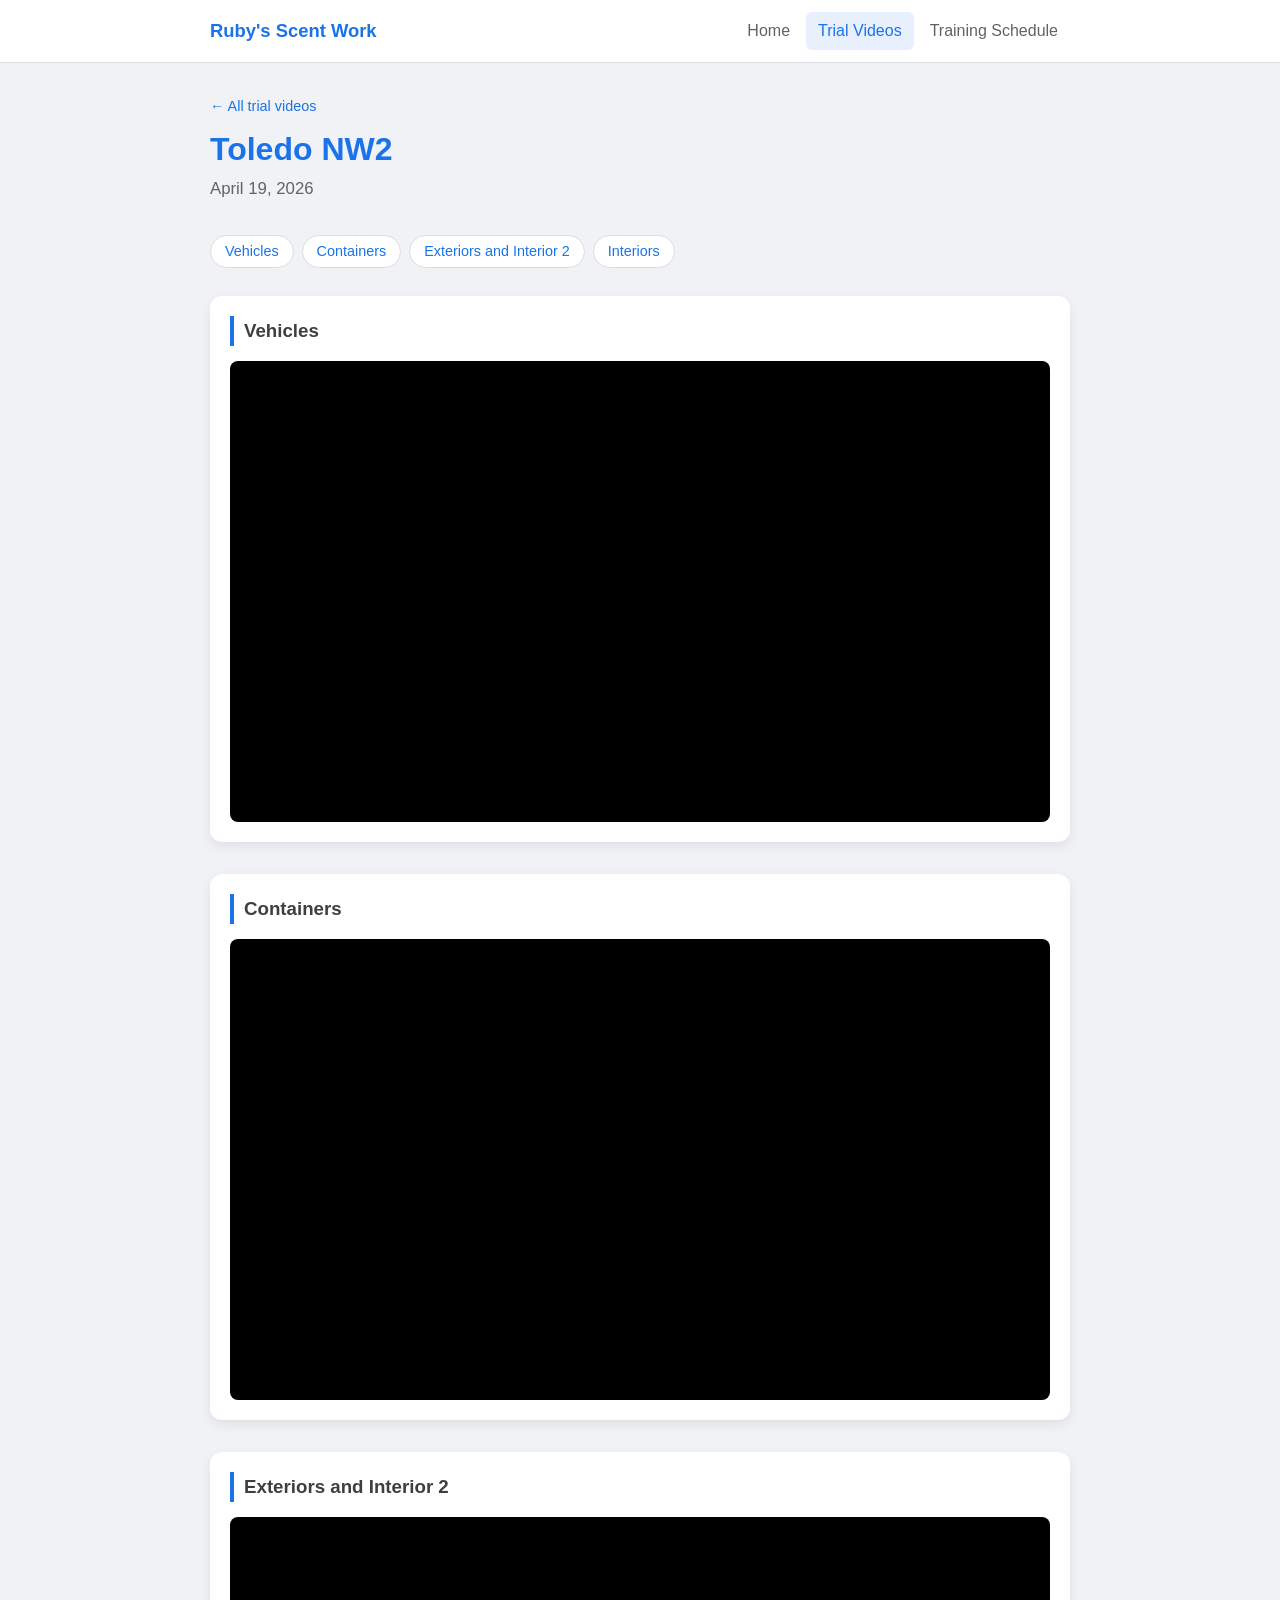
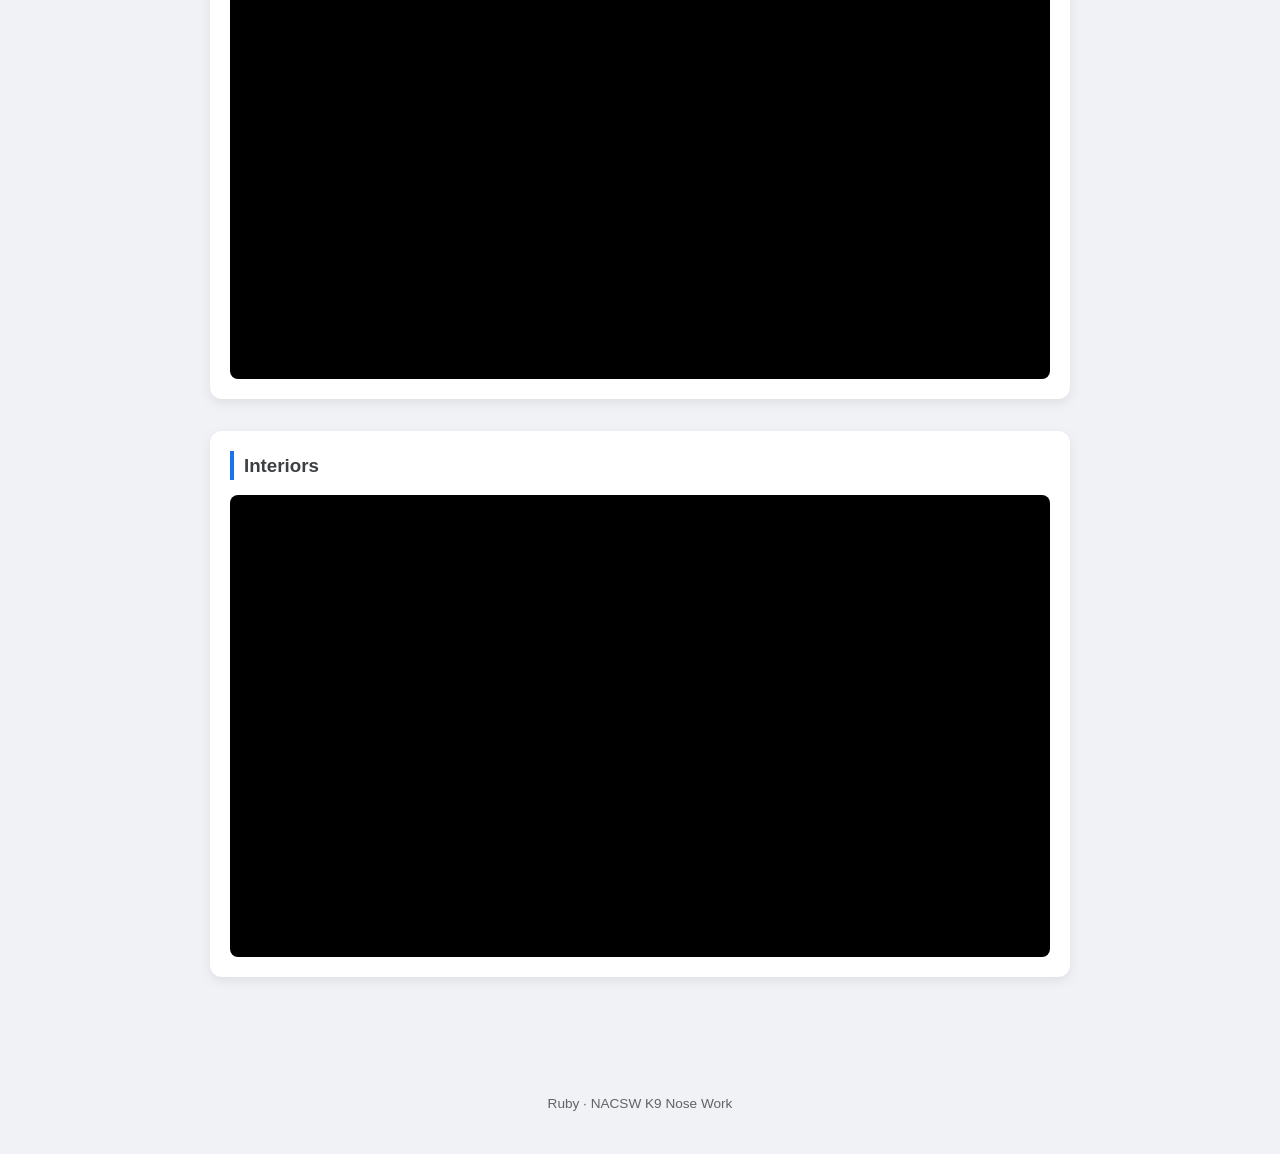
<file: videos/toledo-nw2-2026-04-19.html>
<!DOCTYPE html>
<html lang="en">
<head>
    <meta charset="UTF-8">
    <meta name="viewport" content="width=device-width, initial-scale=1.0">
    <title>Toledo NW2, April 19, 2026 &middot; Ruby's Scent Work</title>
    <link rel="stylesheet" href="../styles.css">
</head>
<body>

    <header class="site-header">
        <div class="inner">
            <a class="brand" href="../index.html">Ruby's Scent Work</a>
            <nav class="site-nav">
                <a href="../index.html">Home</a>
                <a href="../videos.html" aria-current="page">Trial Videos</a>
                <a href="../training.html">Training Schedule</a>
            </nav>
        </div>
    </header>

    <main>
        <div class="breadcrumb"><a href="../videos.html">&larr; All trial videos</a></div>
        <h1>Toledo NW2</h1>
        <p class="lead">April 19, 2026</p>

        <ul class="jump-list">
            <li><a href="#vehicles">Vehicles</a></li>
            <li><a href="#containers">Containers</a></li>
            <li><a href="#exteriors">Exteriors and Interior 2</a></li>
            <li><a href="#interiors">Interiors</a></li>
        </ul>

        <div class="video-section" id="vehicles">
            <h3>Vehicles</h3>
            <div class="video-wrapper">
                <iframe src="https://www.youtube.com/embed/0sseEBceYQ8" title="Toledo NW2 Vehicles" loading="lazy" allowfullscreen></iframe>
            </div>
        </div>

        <div class="video-section" id="containers">
            <h3>Containers</h3>
            <div class="video-wrapper">
                <iframe src="https://www.youtube.com/embed/D_irf82Sjv0" title="Toledo NW2 Containers" loading="lazy" allowfullscreen></iframe>
            </div>
        </div>

        <div class="video-section" id="exteriors">
            <h3>Exteriors and Interior 2</h3>
            <div class="video-wrapper">
                <iframe src="https://www.youtube.com/embed/v9jtf9d0KiM" title="Toledo NW2 Exteriors and Interior 2" loading="lazy" allowfullscreen></iframe>
            </div>
        </div>

        <div class="video-section" id="interiors">
            <h3>Interiors</h3>
            <div class="video-wrapper">
                <iframe src="https://www.youtube.com/embed/K8QpEtgrzu0" title="Toledo NW2 Interiors" loading="lazy" allowfullscreen></iframe>
            </div>
        </div>
    </main>

    <footer class="site-footer">Ruby &middot; NACSW K9 Nose Work</footer>

</body>
</html>
</file>
<file: styles.css>
:root {
    --bg: #f0f2f5;
    --card: #ffffff;
    --text: #1c1e21;
    --muted: #5f6368;
    --accent: #1a73e8;
    --accent-soft: #e8f0fe;
    --border: #dadce0;
    --done: #188038;
    --shadow: 0 4px 12px rgba(0, 0, 0, 0.08);
}

* { box-sizing: border-box; }

body {
    font-family: -apple-system, BlinkMacSystemFont, "Segoe UI", Roboto, Helvetica, Arial, sans-serif;
    background-color: var(--bg);
    color: var(--text);
    margin: 0;
    line-height: 1.6;
}

/* ---------- Site header and navigation ---------- */
.site-header {
    background: var(--card);
    border-bottom: 1px solid var(--border);
    position: sticky;
    top: 0;
    z-index: 10;
}
.site-header .inner {
    max-width: 900px;
    margin: 0 auto;
    padding: 12px 20px;
    display: flex;
    align-items: center;
    justify-content: space-between;
    flex-wrap: wrap;
    gap: 8px;
}
.brand {
    font-weight: 700;
    font-size: 1.15rem;
    color: var(--accent);
    text-decoration: none;
}
.site-nav { display: flex; gap: 4px; flex-wrap: wrap; }
.site-nav a {
    color: var(--muted);
    text-decoration: none;
    padding: 6px 12px;
    border-radius: 6px;
    font-weight: 500;
}
.site-nav a:hover { background: var(--bg); color: var(--text); }
.site-nav a[aria-current="page"] { background: var(--accent-soft); color: var(--accent); }

/* ---------- Page layout ---------- */
main {
    max-width: 900px;
    margin: 0 auto;
    padding: 32px 20px 60px;
}
h1 { color: var(--accent); margin: 0 0 8px; line-height: 1.2; }
.lead { color: var(--muted); margin: 0 0 32px; font-size: 1.05rem; }
h2 { margin: 40px 0 16px; }
a { color: var(--accent); }

.breadcrumb { font-size: 0.9rem; margin-bottom: 12px; }
.breadcrumb a { text-decoration: none; }

.site-footer {
    text-align: center;
    color: var(--muted);
    font-size: 0.85rem;
    padding: 24px 20px 40px;
}

/* ---------- Link cards (home + videos index) ---------- */
.card-grid {
    display: grid;
    grid-template-columns: repeat(auto-fill, minmax(260px, 1fr));
    gap: 20px;
}
.link-card {
    display: block;
    background: var(--card);
    border-radius: 12px;
    box-shadow: var(--shadow);
    padding: 22px;
    text-decoration: none;
    color: var(--text);
    border: 2px solid transparent;
    transition: border-color 0.15s, transform 0.15s;
}
.link-card:hover { border-color: var(--accent); transform: translateY(-2px); }
.link-card h3 { margin: 0 0 6px; color: var(--accent); }
.link-card p { margin: 0; color: var(--muted); }
.link-card .meta { margin-top: 12px; font-size: 0.85rem; color: var(--muted); }

/* ---------- Video sections (kept from the original page) ---------- */
.video-section {
    background: var(--card);
    padding: 20px;
    margin-bottom: 32px;
    border-radius: 12px;
    box-shadow: var(--shadow);
}
.video-wrapper {
    position: relative;
    padding-bottom: 56.25%; /* 16:9 */
    height: 0;
    overflow: hidden;
    border-radius: 8px;
    background: #000;
}
.video-wrapper iframe {
    position: absolute;
    inset: 0;
    width: 100%;
    height: 100%;
    border: 0;
}
.video-section h3 {
    margin: 0 0 15px;
    color: #3c4043;
    border-left: 4px solid var(--accent);
    padding-left: 10px;
}

.jump-list {
    display: flex;
    flex-wrap: wrap;
    gap: 8px;
    margin: 0 0 28px;
    padding: 0;
    list-style: none;
}
.jump-list a {
    display: inline-block;
    background: var(--card);
    border: 1px solid var(--border);
    border-radius: 999px;
    padding: 4px 14px;
    text-decoration: none;
    font-size: 0.9rem;
}
.jump-list a:hover { border-color: var(--accent); }

/* ---------- Training schedule ---------- */
.panel {
    background: var(--card);
    border-radius: 12px;
    box-shadow: var(--shadow);
    padding: 20px 24px;
    margin-bottom: 24px;
}
.panel h2 { margin-top: 0; }
.panel ul { padding-left: 20px; margin: 8px 0 0; }

.key { display: flex; gap: 16px; flex-wrap: wrap; margin: 12px 0 0; font-size: 0.9rem; }
.odor {
    display: inline-block;
    font-weight: 700;
    font-size: 0.8rem;
    border-radius: 4px;
    padding: 0 6px;
    color: #fff;
}
.odor.b { background: #8d6e63; }
.odor.a { background: #7b1fa2; }
.odor.c { background: #c62828; }

.progress {
    display: flex;
    align-items: center;
    gap: 12px;
    margin: 0 0 24px;
    font-weight: 500;
}
.progress-bar {
    flex: 1;
    height: 10px;
    background: var(--border);
    border-radius: 999px;
    overflow: hidden;
}
.progress-bar span { display: block; height: 100%; width: 0; background: var(--done); transition: width 0.2s; }

.week h2 { margin-bottom: 4px; }
.week .goal { color: var(--muted); margin: 0 0 16px; }

.session {
    background: var(--card);
    border-radius: 12px;
    box-shadow: var(--shadow);
    padding: 18px 22px;
    margin-bottom: 16px;
    border-left: 5px solid var(--border);
}
.session.next { border-left-color: var(--accent); }
.session.done { border-left-color: var(--done); opacity: 0.75; }
.session-head {
    display: flex;
    justify-content: space-between;
    align-items: flex-start;
    gap: 12px;
    flex-wrap: wrap;
}
.session-head h3 { margin: 0; }
.session .where { color: var(--muted); margin: 2px 0 0; font-size: 0.95rem; }
.badge {
    display: inline-block;
    font-size: 0.75rem;
    font-weight: 700;
    text-transform: uppercase;
    letter-spacing: 0.04em;
    padding: 2px 8px;
    border-radius: 4px;
    background: var(--accent);
    color: #fff;
    margin-left: 6px;
    vertical-align: middle;
}
.done-toggle {
    display: flex;
    align-items: center;
    gap: 6px;
    font-size: 0.9rem;
    color: var(--muted);
    cursor: pointer;
    user-select: none;
}
.done-toggle input { width: 18px; height: 18px; accent-color: var(--done); cursor: pointer; }
.session .note { font-size: 0.92rem; color: var(--muted); margin: 10px 0 0; }
.session ol { margin: 12px 0 0; padding-left: 22px; }
.session li { margin-bottom: 4px; }
.el { font-weight: 600; }

/* ---------- Practice spots with maps ---------- */
.spots-intro { color: var(--muted); margin: 0 0 16px; }
.spot-grid {
    display: grid;
    grid-template-columns: repeat(auto-fill, minmax(min(320px, 100%), 1fr));
    gap: 20px;
}
.spot {
    border: 1px solid var(--border);
    border-radius: 10px;
    overflow: hidden;
    background: var(--card);
    scroll-margin-top: 80px; /* keep the sticky header from covering a jumped-to map */
    transition: box-shadow 0.2s, border-color 0.2s;
}
.spot:target { border-color: var(--accent); box-shadow: 0 0 0 3px var(--accent-soft); }
.spot-map { position: relative; height: 220px; background: var(--bg); }
.spot-map iframe { position: absolute; inset: 0; width: 100%; height: 100%; border: 0; }
.spot-info { padding: 14px 16px 16px; }
.spot-info h3 { margin: 0; font-size: 1.05rem; }
.spot-info p { margin: 4px 0 0; font-size: 0.93rem; }
.spot-info .addr { color: var(--muted); }
.directions { display: inline-block; margin-top: 10px; font-weight: 600; text-decoration: none; }
.session .where a { color: var(--accent); text-decoration: none; border-bottom: 1px dotted var(--accent); }
@media (max-width: 600px) {
    main { padding: 24px 16px 48px; }
    .site-header .inner { padding: 10px 16px; }
    .site-nav { gap: 2px; }
    .site-nav a { padding: 4px 8px; font-size: 0.9rem; }
    .session { padding: 16px; }
}

/* Box-by-box placement for container searches */
.layouts { margin: 6px 0 12px; padding-left: 20px; font-size: 0.92rem; }
.layouts li { margin-bottom: 3px; }
.session .setup { display: block; margin: 3px 0 6px; font-size: 0.9rem; color: var(--muted); }
.session details.setup summary { cursor: pointer; color: var(--accent); }
.session details.setup[open] summary { margin-bottom: 2px; }
</file>
